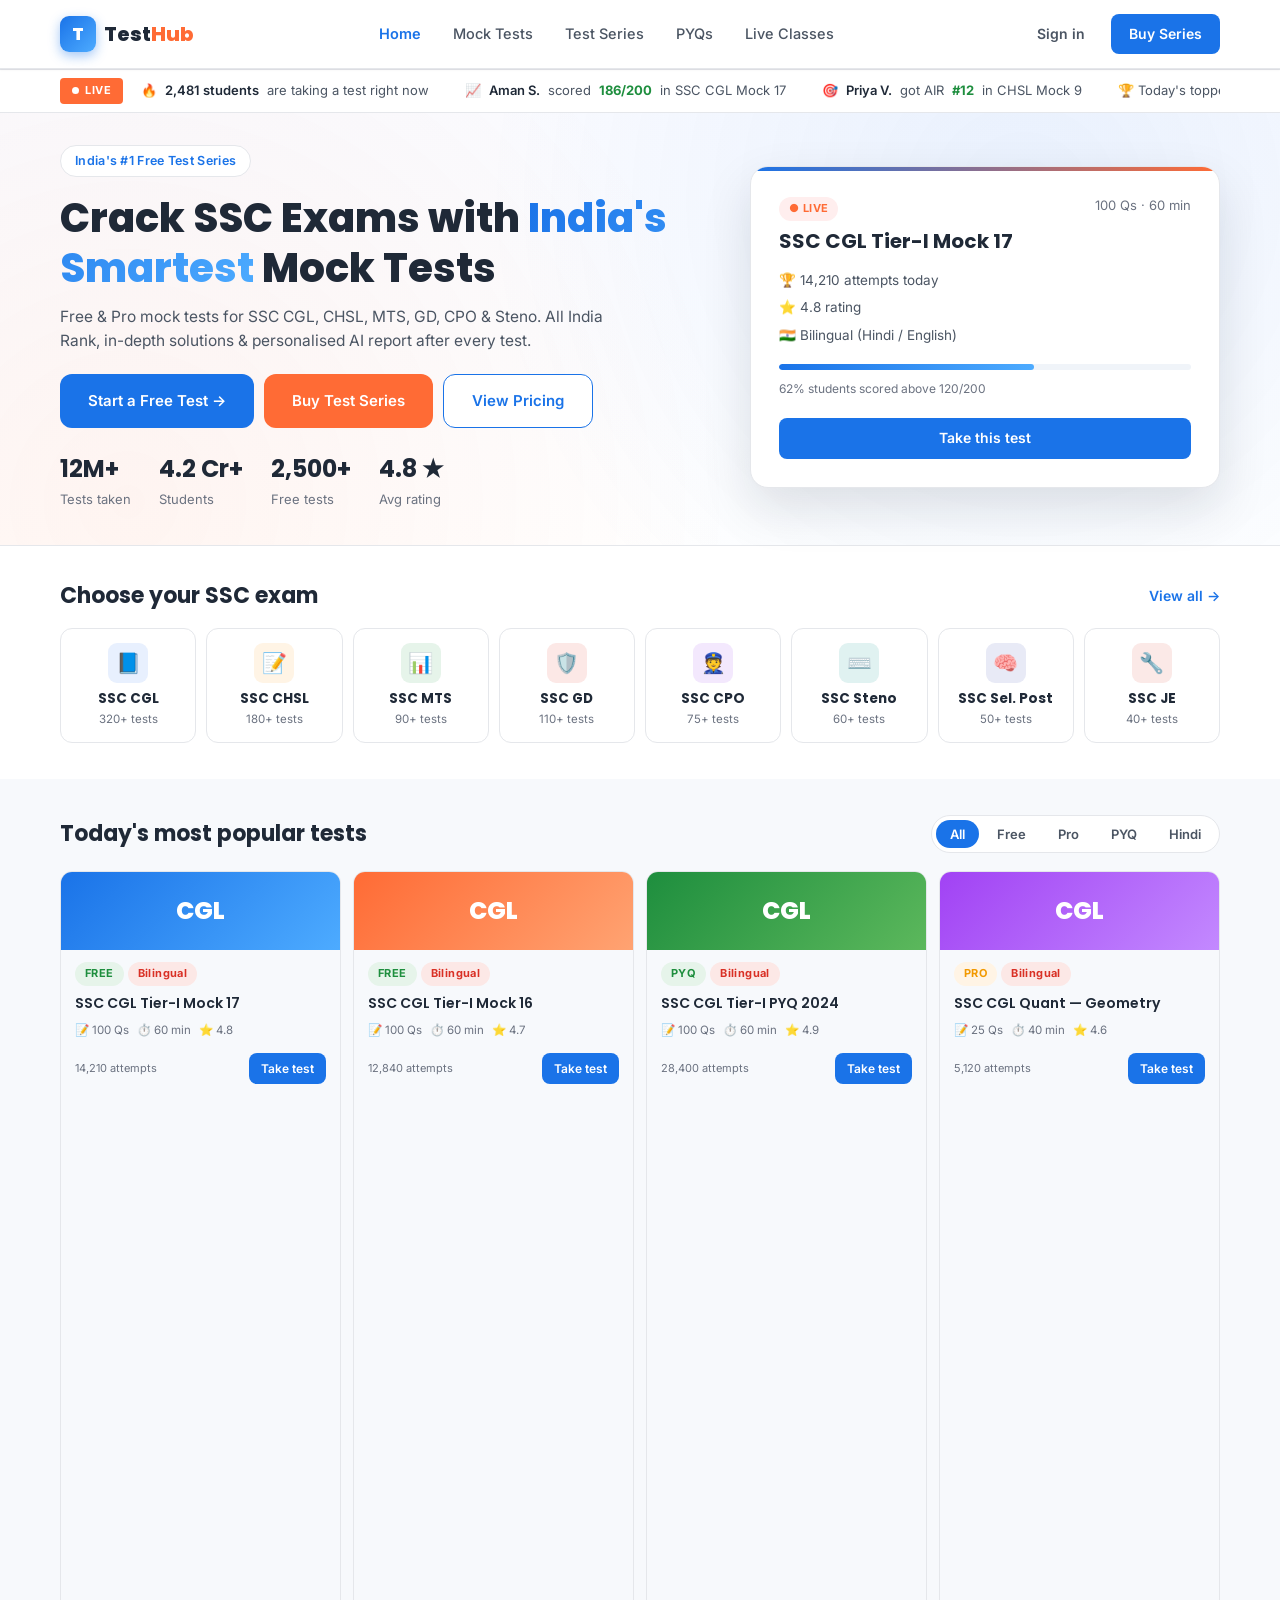
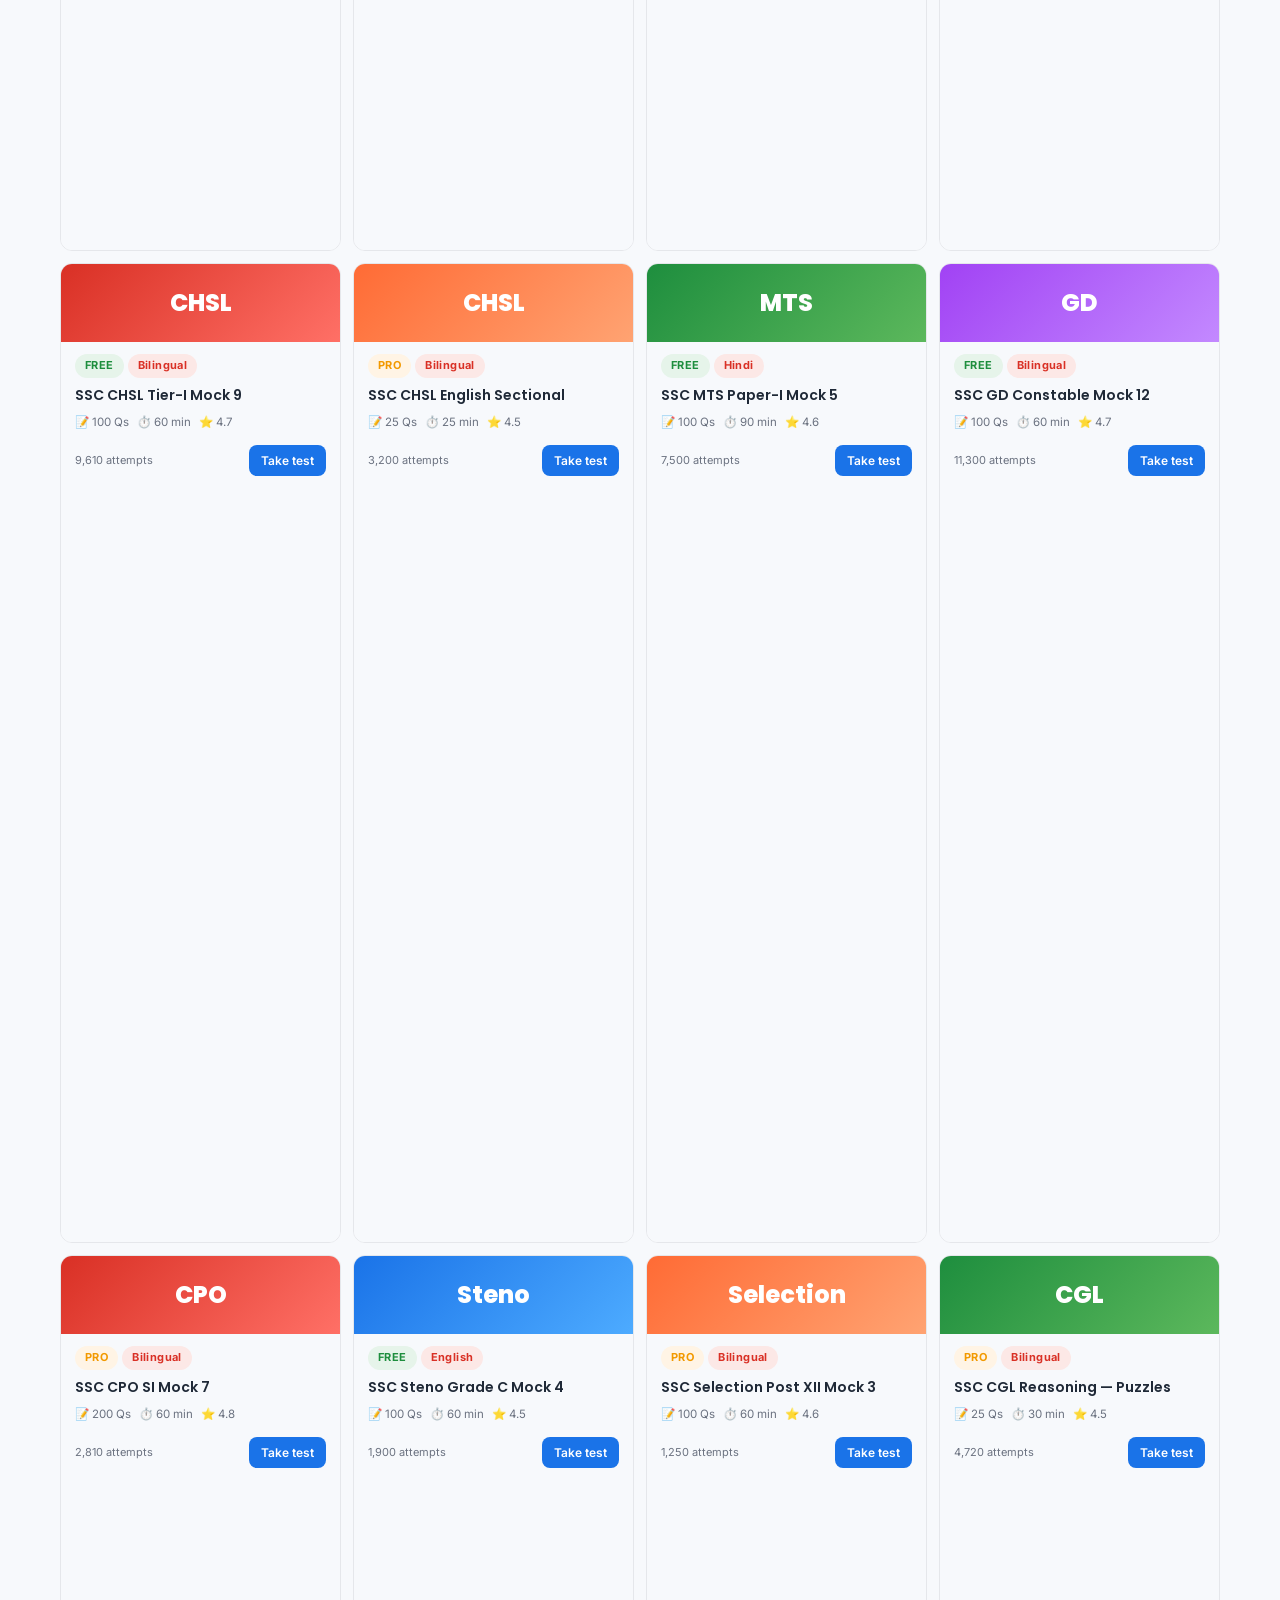
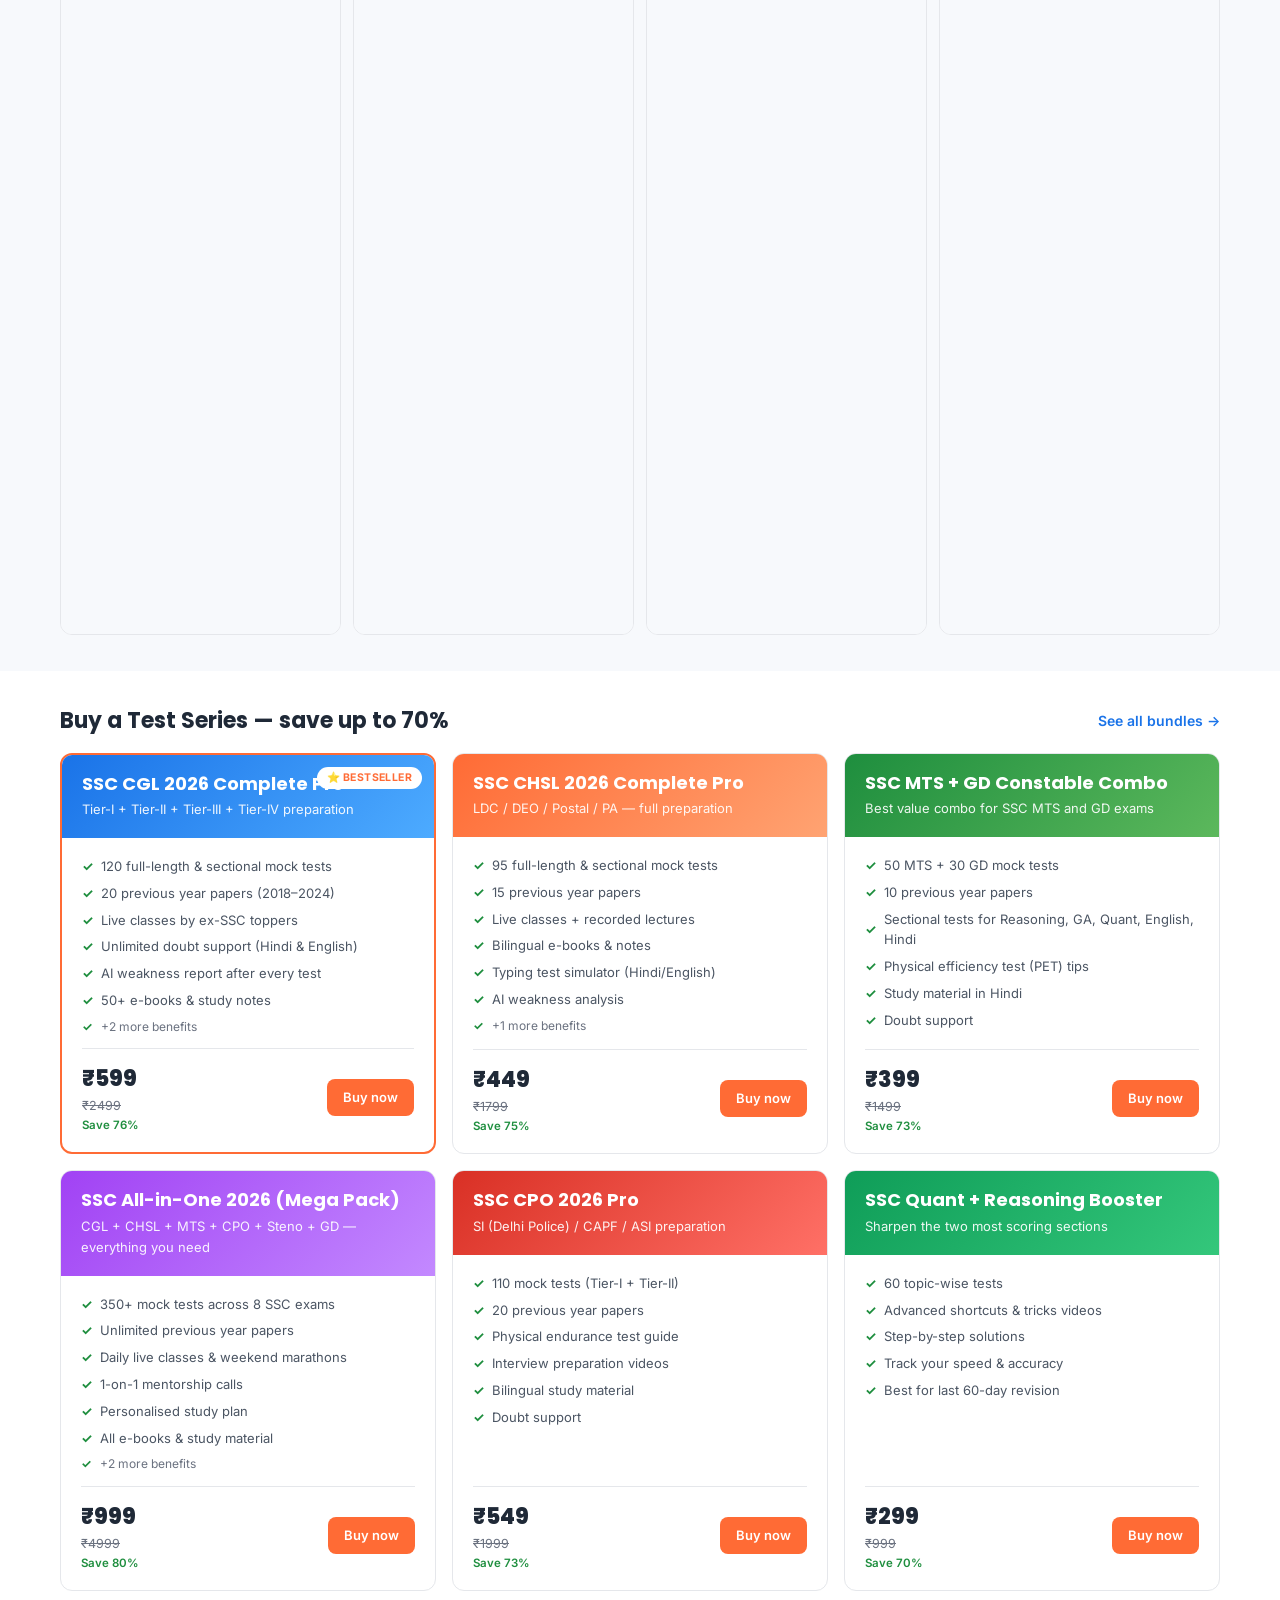
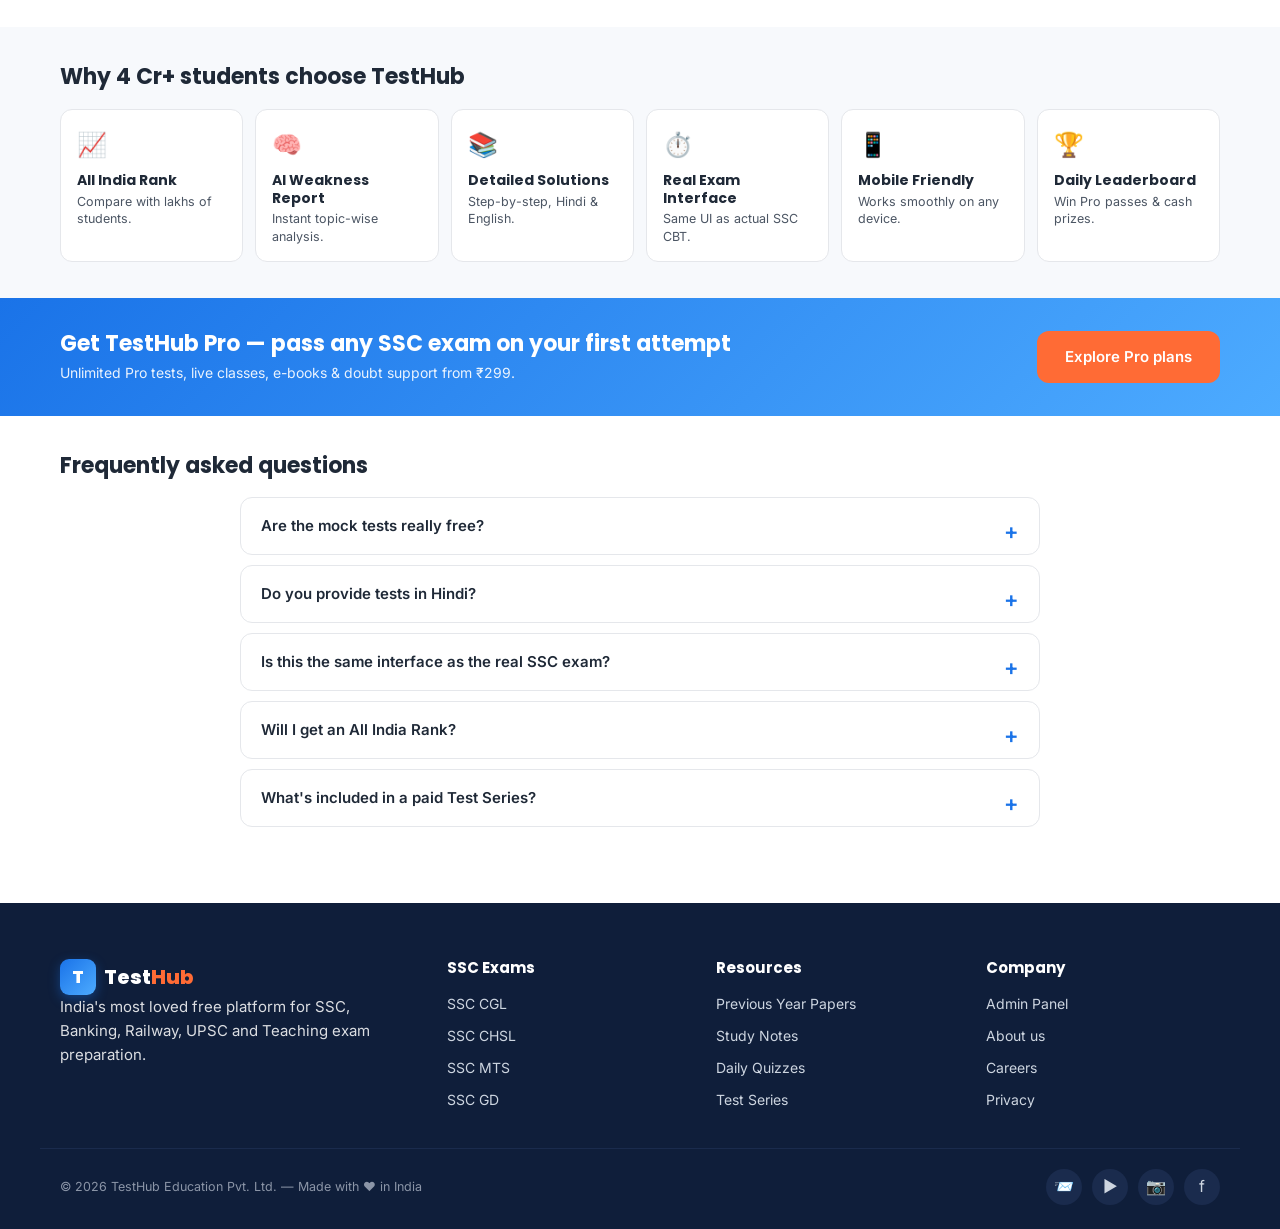
<file: index.html>
<!DOCTYPE html>
<html lang="en">
<head>
<meta charset="UTF-8" />
<meta name="viewport" content="width=device-width, initial-scale=1.0" />
<title>TestHub — SSC Exam Mock Tests, Free Practice & PYQs</title>
<meta name="description" content="Free SSC CGL, CHSL, MTS, GD mock tests with instant results, detailed analysis, and previous year papers. Best test series for SSC exams." />
<link rel="preconnect" href="https://fonts.googleapis.com" />
<link rel="preconnect" href="https://fonts.gstatic.com" crossorigin />
<link href="https://fonts.googleapis.com/css2?family=Inter:wght@400;500;600;700;800&family=Poppins:wght@500;600;700;800&display=swap" rel="stylesheet" />
<link rel="stylesheet" href="assets/css/style.css" />
</head>
<body>

<header class="topbar">
  <div class="container topbar-inner">
    <a href="index.html" class="logo">
      <span class="logo-mark">T</span>
      <span class="logo-text">Test<span class="accent">Hub</span></span>
    </a>
    <nav class="main-nav">
      <a href="index.html" class="active">Home</a>
      <a href="tests.html">Mock Tests</a>
      <a href="series.html">Test Series</a>
      <a href="#">PYQs</a>
      <a href="#">Live Classes</a>
    </nav>
    <div class="topbar-actions">
      <button class="btn btn-ghost">Sign in</button>
      <a href="series.html" class="btn btn-primary">Buy Series</a>
    </div>
    <button class="hamburger" id="hamburger" aria-label="Menu">☰</button>
  </div>
</header>

<!-- LIVE TICKER -->
<div class="ticker">
  <div class="container ticker-inner">
    <div class="ticker-label">LIVE</div>
    <div class="ticker-track">
      <div class="ticker-item">🔥 <strong>2,481 students</strong> are taking a test right now</div>
      <div class="ticker-item">📈 <strong>Aman S.</strong> scored <span class="num">186/200</span> in SSC CGL Mock 17</div>
      <div class="ticker-item">🎯 <strong>Priya V.</strong> got AIR <span class="num">#12</span> in CHSL Mock 9</div>
      <div class="ticker-item">🏆 Today's topper: <strong>Rohit K.</strong> — <span class="num">192/200</span></div>
      <div class="ticker-item">🆕 New: <strong>SSC CGL Tier-I Mock 18</strong> is now live</div>
    </div>
  </div>
</div>

<!-- HERO -->
<section class="hero">
  <div class="container hero-grid">
    <div class="hero-text">
      <span class="eyebrow">India's #1 Free Test Series</span>
      <h1>Crack SSC Exams with <span class="hl">India's Smartest</span> Mock Tests</h1>
      <p class="lead">Free &amp; Pro mock tests for SSC CGL, CHSL, MTS, GD, CPO &amp; Steno. All India Rank, in-depth solutions &amp; personalised AI report after every test.</p>
      <div class="hero-cta">
        <a href="tests.html" class="btn btn-primary btn-lg">Start a Free Test →</a>
        <a href="series.html" class="btn btn-accent btn-lg">Buy Test Series</a>
        <a href="buy.html" class="btn btn-outline btn-lg">View Pricing</a>
      </div>
      <div class="hero-stats">
        <div><strong>12M+</strong><span>Tests taken</span></div>
        <div><strong>4.2 Cr+</strong><span>Students</span></div>
        <div><strong>2,500+</strong><span>Free tests</span></div>
        <div><strong>4.8 ★</strong><span>Avg rating</span></div>
      </div>
    </div>
    <div class="hero-card">
      <div class="card-head">
        <div>
          <span class="pill pill-live">● LIVE</span>
          <h3>SSC CGL Tier-I Mock 17</h3>
        </div>
        <span class="muted">100 Qs · 60 min</span>
      </div>
      <ul class="card-meta">
        <li>🏆 14,210 attempts today</li>
        <li>⭐ 4.8 rating</li>
        <li>🇮🇳 Bilingual (Hindi / English)</li>
      </ul>
      <div class="card-progress">
        <div class="bar"><span style="width:62%"></span></div>
        <small>62% students scored above 120/200</small>
      </div>
      <a href="test.html" class="btn btn-primary btn-block">Take this test</a>
    </div>
  </div>
</section>

<!-- CATEGORIES -->
<section class="section">
  <div class="container">
    <div class="section-head">
      <h2>Choose your SSC exam</h2>
      <a href="tests.html" class="link">View all →</a>
    </div>
    <div class="cat-grid">
      <a class="cat-card" href="tests.html?exam=cgl">
        <div class="cat-icon" style="background:#e8f0fe;color:#1a73e8">📘</div>
        <h4>SSC CGL</h4>
        <p>320+ tests</p>
      </a>
      <a class="cat-card" href="tests.html?exam=chsl">
        <div class="cat-icon" style="background:#fff4e5;color:#f29900">📝</div>
        <h4>SSC CHSL</h4>
        <p>180+ tests</p>
      </a>
      <a class="cat-card" href="tests.html?exam=mts">
        <div class="cat-icon" style="background:#e6f4ea;color:#1e8e3e">📊</div>
        <h4>SSC MTS</h4>
        <p>90+ tests</p>
      </a>
      <a class="cat-card" href="tests.html?exam=gd">
        <div class="cat-icon" style="background:#fce8e6;color:#d93025">🛡️</div>
        <h4>SSC GD</h4>
        <p>110+ tests</p>
      </a>
      <a class="cat-card" href="tests.html?exam=cpo">
        <div class="cat-icon" style="background:#f3e8fd;color:#a142f4">👮</div>
        <h4>SSC CPO</h4>
        <p>75+ tests</p>
      </a>
      <a class="cat-card" href="tests.html?exam=steno">
        <div class="cat-icon" style="background:#e0f2f1;color:#0f9d58">⌨️</div>
        <h4>SSC Steno</h4>
        <p>60+ tests</p>
      </a>
      <a class="cat-card" href="tests.html?exam=sel">
        <div class="cat-icon" style="background:#e8eaf6;color:#3f51b5">🧠</div>
        <h4>SSC Sel. Post</h4>
        <p>50+ tests</p>
      </a>
      <a class="cat-card" href="tests.html?exam=je">
        <div class="cat-icon" style="background:#fbe9e7;color:#ff5722">🔧</div>
        <h4>SSC JE</h4>
        <p>40+ tests</p>
      </a>
    </div>
  </div>
</section>

<!-- FEATURED TESTS -->
<section class="section section-alt">
  <div class="container">
    <div class="section-head">
      <h2>Today's most popular tests</h2>
      <div class="filter-tabs">
        <button class="tab active" data-tab="all">All</button>
        <button class="tab" data-tab="free">Free</button>
        <button class="tab" data-tab="pro">Pro</button>
        <button class="tab" data-tab="pyq">PYQ</button>
        <button class="tab" data-tab="hindi">Hindi</button>
      </div>
    </div>
    <div class="test-grid" id="featuredGrid"></div>
  </div>
</section>

<!-- TEST SERIES BUNDLES -->
<section class="section">
  <div class="container">
    <div class="section-head">
      <h2>Buy a Test Series — save up to 70%</h2>
      <a href="series.html" class="link">See all bundles →</a>
    </div>
    <div class="series-grid" id="seriesGrid"></div>
  </div>
</section>

<!-- WHY US -->
<section class="section section-alt">
  <div class="container">
    <div class="section-head">
      <h2>Why 4 Cr+ students choose TestHub</h2>
    </div>
    <div class="feat-grid">
      <div class="feat">
        <div class="feat-icon">📈</div>
        <h4>All India Rank</h4>
        <p>Compare with lakhs of students.</p>
      </div>
      <div class="feat">
        <div class="feat-icon">🧠</div>
        <h4>AI Weakness Report</h4>
        <p>Instant topic-wise analysis.</p>
      </div>
      <div class="feat">
        <div class="feat-icon">📚</div>
        <h4>Detailed Solutions</h4>
        <p>Step-by-step, Hindi &amp; English.</p>
      </div>
      <div class="feat">
        <div class="feat-icon">⏱️</div>
        <h4>Real Exam Interface</h4>
        <p>Same UI as actual SSC CBT.</p>
      </div>
      <div class="feat">
        <div class="feat-icon">📱</div>
        <h4>Mobile Friendly</h4>
        <p>Works smoothly on any device.</p>
      </div>
      <div class="feat">
        <div class="feat-icon">🏆</div>
        <h4>Daily Leaderboard</h4>
        <p>Win Pro passes &amp; cash prizes.</p>
      </div>
    </div>
  </div>
</section>

<!-- BANNER -->
<section class="banner">
  <div class="container banner-inner">
    <div>
      <h2>Get TestHub Pro — pass any SSC exam on your first attempt</h2>
      <p>Unlimited Pro tests, live classes, e-books &amp; doubt support from ₹299.</p>
    </div>
    <a href="series.html" class="btn btn-accent btn-lg">Explore Pro plans</a>
  </div>
</section>

<!-- FAQ -->
<section class="section">
  <div class="container">
    <div class="section-head"><h2>Frequently asked questions</h2></div>
    <div class="faq">
      <details><summary>Are the mock tests really free?</summary><p>Yes — over 2,500 mock tests, including full-length previous year papers, are 100% free. Pro adds more advanced tests, live classes and doubt support.</p></details>
      <details><summary>Do you provide tests in Hindi?</summary><p>Absolutely. Every SSC test on TestHub is available in both English and Hindi.</p></details>
      <details><summary>Is this the same interface as the real SSC exam?</summary><p>Yes. We replicate the SSC CBT interface — palette, timer, marking scheme, section navigation.</p></details>
      <details><summary>Will I get an All India Rank?</summary><p>Yes. You instantly get a percentile, AIR and topic-wise breakdown against all TestHub aspirants.</p></details>
      <details><summary>What's included in a paid Test Series?</summary><p>Mock tests, PYQs, live classes, e-books, AI reports and doubt support — varies by plan. See the <a href="series.html">Test Series</a> page for details.</p></details>
    </div>
  </div>
</section>

<footer class="footer">
  <div class="container footer-grid">
    <div>
      <a href="index.html" class="logo logo-light">
        <span class="logo-mark">T</span>
        <span class="logo-text">Test<span class="accent">Hub</span></span>
      </a>
      <p class="muted-light">India's most loved free platform for SSC, Banking, Railway, UPSC and Teaching exam preparation.</p>
    </div>
    <div>
      <h5>SSC Exams</h5>
      <ul>
        <li><a href="#">SSC CGL</a></li>
        <li><a href="#">SSC CHSL</a></li>
        <li><a href="#">SSC MTS</a></li>
        <li><a href="#">SSC GD</a></li>
      </ul>
    </div>
    <div>
      <h5>Resources</h5>
      <ul>
        <li><a href="#">Previous Year Papers</a></li>
        <li><a href="#">Study Notes</a></li>
        <li><a href="#">Daily Quizzes</a></li>
        <li><a href="series.html">Test Series</a></li>
      </ul>
    </div>
    <div>
      <h5>Company</h5>
      <ul>
        <li><a href="admin.html">Admin Panel</a></li>
        <li><a href="#">About us</a></li>
        <li><a href="#">Careers</a></li>
        <li><a href="#">Privacy</a></li>
      </ul>
    </div>
  </div>
  <div class="container footer-bottom">
    <small>© 2026 TestHub Education Pvt. Ltd. — Made with ❤ in India</small>
    <div class="socials">
      <a href="#" aria-label="Telegram">📨</a>
      <a href="#" aria-label="YouTube">▶</a>
      <a href="#" aria-label="Instagram">📷</a>
      <a href="#" aria-label="Facebook">f</a>
    </div>
  </div>
</footer>

<script src="assets/js/data.js"></script>
<script src="assets/js/app.js"></script>
</body>
</html>
</file>
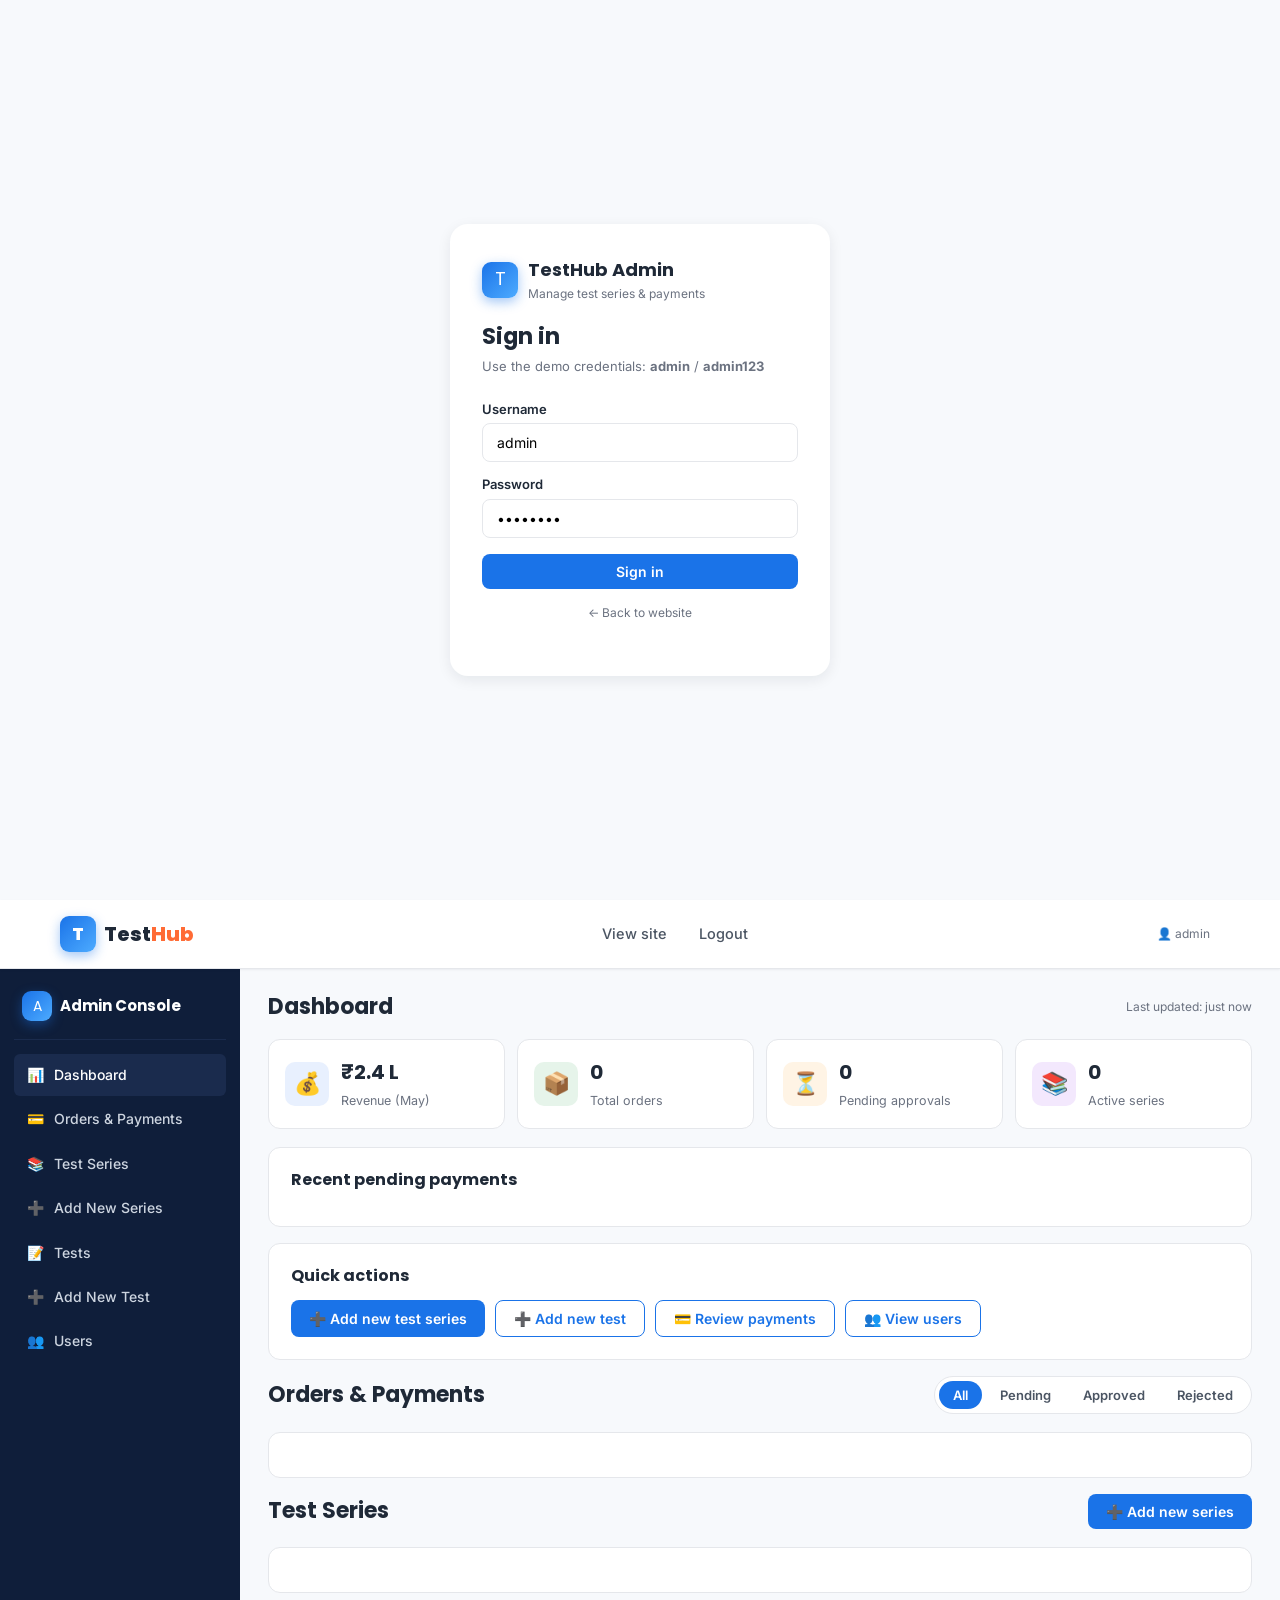
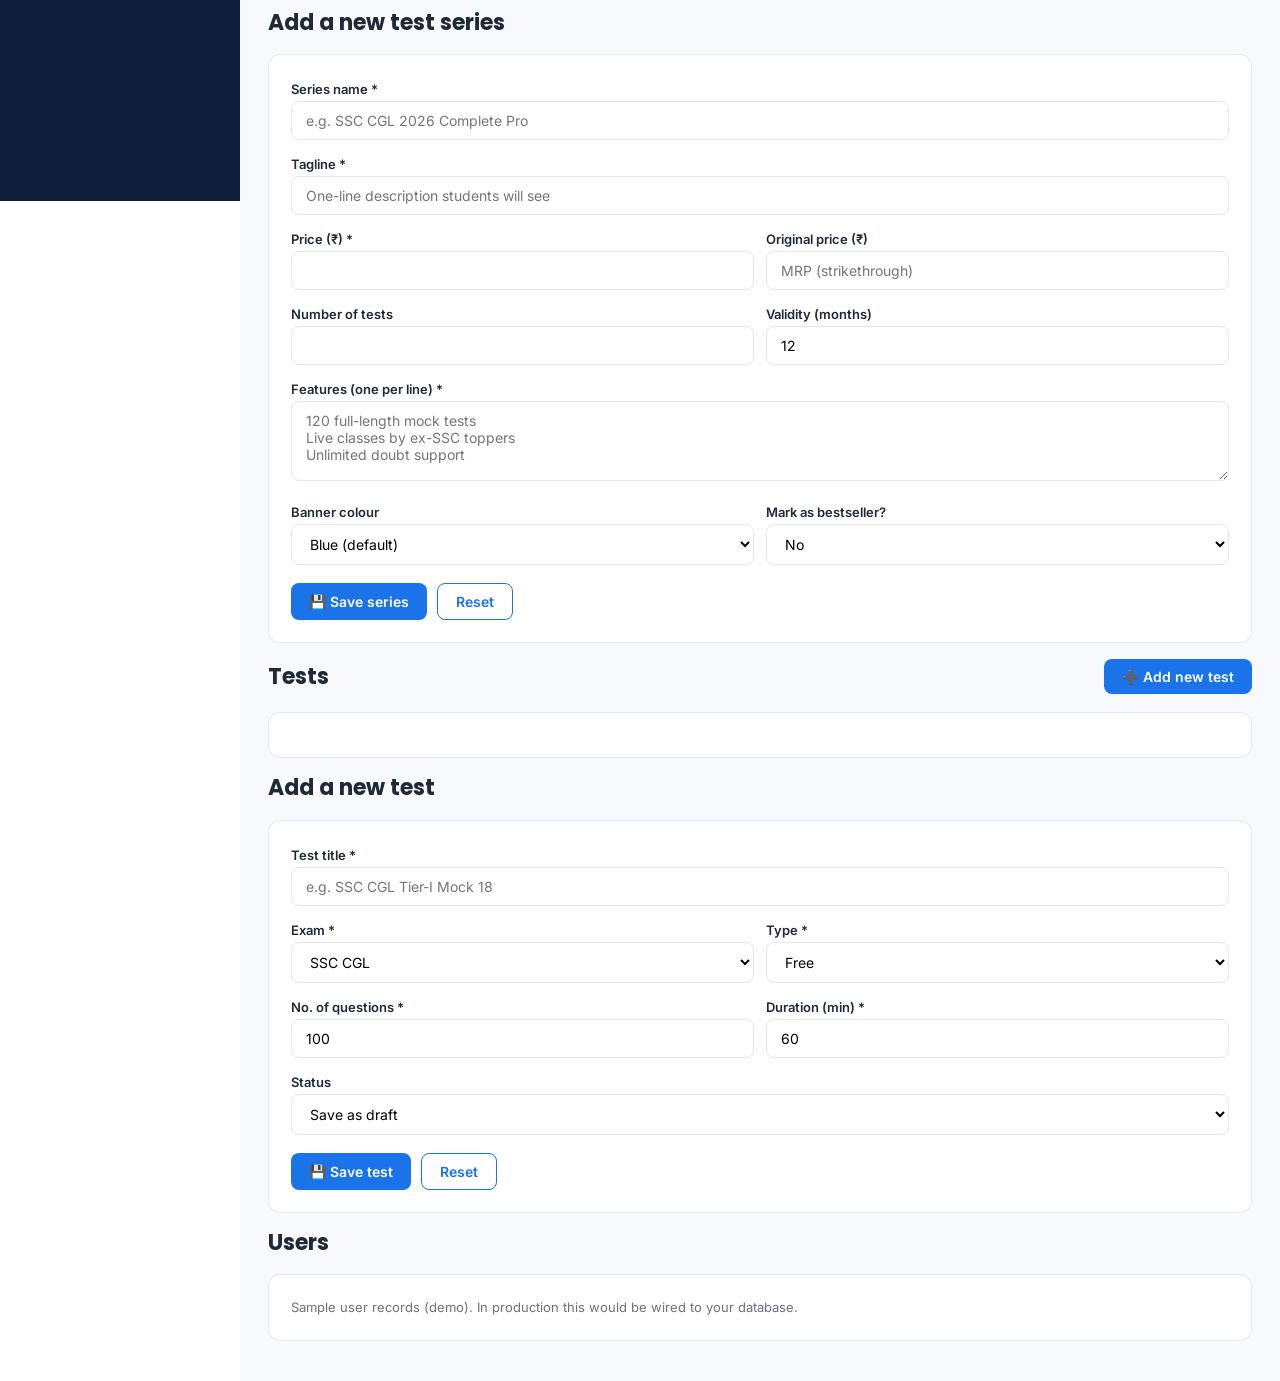
<file: admin.html>
<!DOCTYPE html>
<html lang="en">
<head>
<meta charset="UTF-8" />
<meta name="viewport" content="width=device-width, initial-scale=1.0" />
<title>Admin Panel · TestHub</title>
<link rel="preconnect" href="https://fonts.googleapis.com" />
<link rel="preconnect" href="https://fonts.gstatic.com" crossorigin />
<link href="https://fonts.googleapis.com/css2?family=Inter:wght@400;500;600;700;800&family=Poppins:wght@500;600;700;800&display=swap" rel="stylesheet" />
<link rel="stylesheet" href="assets/css/style.css" />
</head>
<body>

<!-- LOGIN VIEW -->
<div id="loginView" class="login-shell">
  <div class="login-card">
    <div style="display:flex;align-items:center;gap:10px;margin-bottom:18px">
      <span class="logo-mark">T</span>
      <div>
        <strong style="font-family:'Poppins',sans-serif;font-size:18px">TestHub Admin</strong>
        <div class="muted small">Manage test series &amp; payments</div>
      </div>
    </div>
    <h2>Sign in</h2>
    <p class="muted">Use the demo credentials: <strong>admin</strong> / <strong>admin123</strong></p>
    <label style="display:block;font-size:13px;font-weight:600;margin:12px 0 4px">Username</label>
    <input class="input" id="adminUser" value="admin" />
    <label style="display:block;font-size:13px;font-weight:600;margin:12px 0 4px">Password</label>
    <input class="input" id="adminPass" type="password" value="admin123" />
    <button class="btn btn-primary btn-block" id="loginBtn">Sign in</button>
    <p class="muted small" style="text-align:center;margin-top:14px"><a href="index.html">← Back to website</a></p>
  </div>
</div>

<!-- ADMIN DASHBOARD -->
<div id="adminView" class="hidden">
  <header class="topbar">
    <div class="container topbar-inner">
      <a href="index.html" class="logo">
        <span class="logo-mark">T</span>
        <span class="logo-text">Test<span class="accent">Hub</span></span>
      </a>
      <nav class="main-nav">
        <a href="index.html">View site</a>
        <a href="#" id="logoutBtn">Logout</a>
      </nav>
      <div class="topbar-actions">
        <span class="muted small" style="margin-right:10px">👤 admin</span>
      </div>
    </div>
  </header>

  <div class="admin-shell">
    <aside class="admin-side">
      <div class="admin-brand">
        <span class="logo-mark" style="width:30px;height:30px;font-size:14px">A</span>
        <strong>Admin Console</strong>
      </div>
      <a href="#" class="active" data-view="dash"><span class="ico">📊</span> Dashboard</a>
      <a href="#" data-view="orders"><span class="ico">💳</span> Orders &amp; Payments</a>
      <a href="#" data-view="series"><span class="ico">📚</span> Test Series</a>
      <a href="#" data-view="addSeries"><span class="ico">➕</span> Add New Series</a>
      <a href="#" data-view="tests"><span class="ico">📝</span> Tests</a>
      <a href="#" data-view="addTest"><span class="ico">➕</span> Add New Test</a>
      <a href="#" data-view="users"><span class="ico">👥</span> Users</a>
    </aside>

    <main class="admin-main">
      <!-- DASHBOARD -->
      <div data-panel="dash">
        <div class="admin-head">
          <h1>Dashboard</h1>
          <span class="muted small">Last updated: just now</span>
        </div>
        <div class="admin-stats">
          <div class="admin-stat"><div class="ico" style="background:#e8f0fe;color:#1a73e8">💰</div><div><strong>₹2.4 L</strong><span>Revenue (May)</span></div></div>
          <div class="admin-stat"><div class="ico" style="background:#e6f4ea;color:#1e8e3e">📦</div><div><strong id="statOrders">0</strong><span>Total orders</span></div></div>
          <div class="admin-stat"><div class="ico" style="background:#fff4e5;color:#f29900">⏳</div><div><strong id="statPending">0</strong><span>Pending approvals</span></div></div>
          <div class="admin-stat"><div class="ico" style="background:#f3e8fd;color:#a142f4">📚</div><div><strong id="statSeries">0</strong><span>Active series</span></div></div>
        </div>

        <div class="admin-card">
          <h3>Recent pending payments</h3>
          <div style="overflow-x:auto"><table class="table" id="dashPending"></table></div>
        </div>

        <div class="admin-card">
          <h3>Quick actions</h3>
          <div style="display:flex;gap:10px;flex-wrap:wrap">
            <button class="btn btn-primary" data-go="addSeries">➕ Add new test series</button>
            <button class="btn btn-outline" data-go="addTest">➕ Add new test</button>
            <button class="btn btn-outline" data-go="orders">💳 Review payments</button>
            <button class="btn btn-outline" data-go="users">👥 View users</button>
          </div>
        </div>
      </div>

      <!-- ORDERS -->
      <div data-panel="orders" class="hidden">
        <div class="admin-head">
          <h1>Orders &amp; Payments</h1>
          <div class="filter-tabs">
            <button class="tab active" data-filter="all">All</button>
            <button class="tab" data-filter="pending">Pending</button>
            <button class="tab" data-filter="approved">Approved</button>
            <button class="tab" data-filter="rejected">Rejected</button>
          </div>
        </div>
        <div class="admin-card">
          <div style="overflow-x:auto"><table class="table" id="ordersTable"></table></div>
        </div>
      </div>

      <!-- SERIES LIST -->
      <div data-panel="series" class="hidden">
        <div class="admin-head">
          <h1>Test Series</h1>
          <button class="btn btn-primary" data-go="addSeries">➕ Add new series</button>
        </div>
        <div class="admin-card">
          <div style="overflow-x:auto"><table class="table" id="seriesTable"></table></div>
        </div>
      </div>

      <!-- ADD SERIES FORM -->
      <div data-panel="addSeries" class="hidden">
        <div class="admin-head">
          <h1 id="seriesFormTitle">Add a new test series</h1>
          <span class="muted small" id="seriesFormId"></span>
        </div>
        <form class="admin-card" id="seriesForm">
          <input type="hidden" id="seriesEditId" />
          <div class="form-grid">
            <div class="full">
              <label style="font-size:13px;font-weight:600">Series name *</label>
              <input class="input" id="sf_name" required placeholder="e.g. SSC CGL 2026 Complete Pro" />
            </div>
            <div class="full">
              <label style="font-size:13px;font-weight:600">Tagline *</label>
              <input class="input" id="sf_tagline" required placeholder="One-line description students will see" />
            </div>
            <div>
              <label style="font-size:13px;font-weight:600">Price (₹) *</label>
              <input class="input" id="sf_price" type="number" min="0" required />
            </div>
            <div>
              <label style="font-size:13px;font-weight:600">Original price (₹)</label>
              <input class="input" id="sf_original" type="number" min="0" placeholder="MRP (strikethrough)" />
            </div>
            <div>
              <label style="font-size:13px;font-weight:600">Number of tests</label>
              <input class="input" id="sf_tests" type="number" min="1" />
            </div>
            <div>
              <label style="font-size:13px;font-weight:600">Validity (months)</label>
              <input class="input" id="sf_validity" type="number" min="1" value="12" />
            </div>
            <div class="full">
              <label style="font-size:13px;font-weight:600">Features (one per line) *</label>
              <textarea class="input" id="sf_features" required placeholder="120 full-length mock tests&#10;Live classes by ex-SSC toppers&#10;Unlimited doubt support"></textarea>
            </div>
            <div>
              <label style="font-size:13px;font-weight:600">Banner colour</label>
              <select class="input" id="sf_banner">
                <option value="">Blue (default)</option>
                <option value="b1">Orange</option>
                <option value="b2">Green</option>
                <option value="b3">Purple</option>
                <option value="b4">Red</option>
                <option value="b5">Teal</option>
              </select>
            </div>
            <div>
              <label style="font-size:13px;font-weight:600">Mark as bestseller?</label>
              <select class="input" id="sf_bestseller">
                <option value="no">No</option>
                <option value="yes">Yes</option>
              </select>
            </div>
          </div>
          <div style="display:flex;gap:10px;margin-top:18px">
            <button type="submit" class="btn btn-primary">💾 Save series</button>
            <button type="reset" class="btn btn-outline">Reset</button>
          </div>
        </form>
      </div>

      <!-- TESTS -->
      <div data-panel="tests" class="hidden">
        <div class="admin-head">
          <h1>Tests</h1>
          <button class="btn btn-primary" data-go="addTest">➕ Add new test</button>
        </div>
        <div class="admin-card">
          <div style="overflow-x:auto"><table class="table" id="testsTable"></table></div>
        </div>
      </div>

      <!-- ADD TEST -->
      <div data-panel="addTest" class="hidden">
        <div class="admin-head"><h1>Add a new test</h1></div>
        <form class="admin-card" id="testForm">
          <div class="form-grid">
            <div class="full">
              <label style="font-size:13px;font-weight:600">Test title *</label>
              <input class="input" id="tf_title" required placeholder="e.g. SSC CGL Tier-I Mock 18" />
            </div>
            <div>
              <label style="font-size:13px;font-weight:600">Exam *</label>
              <select class="input" id="tf_exam">
                <option>SSC CGL</option><option>SSC CHSL</option><option>SSC MTS</option>
                <option>SSC GD</option><option>SSC CPO</option><option>SSC Steno</option>
                <option>SSC Selection Post</option><option>SSC JE</option>
              </select>
            </div>
            <div>
              <label style="font-size:13px;font-weight:600">Type *</label>
              <select class="input" id="tf_type">
                <option value="free">Free</option><option value="pro">Pro</option>
                <option value="pyq">Previous Year</option>
              </select>
            </div>
            <div>
              <label style="font-size:13px;font-weight:600">No. of questions *</label>
              <input class="input" id="tf_qs" type="number" value="100" min="1" />
            </div>
            <div>
              <label style="font-size:13px;font-weight:600">Duration (min) *</label>
              <input class="input" id="tf_duration" type="number" value="60" min="1" />
            </div>
            <div class="full">
              <label style="font-size:13px;font-weight:600">Status</label>
              <select class="input" id="tf_status">
                <option value="draft">Save as draft</option>
                <option value="published">Publish immediately</option>
              </select>
            </div>
          </div>
          <div style="display:flex;gap:10px;margin-top:18px">
            <button type="submit" class="btn btn-primary">💾 Save test</button>
            <button type="reset" class="btn btn-outline">Reset</button>
          </div>
        </form>
      </div>

      <!-- USERS -->
      <div data-panel="users" class="hidden">
        <div class="admin-head"><h1>Users</h1></div>
        <div class="admin-card">
          <p class="muted">Sample user records (demo). In production this would be wired to your database.</p>
          <div style="overflow-x:auto"><table class="table" id="usersTable"></table></div>
        </div>
      </div>
    </main>
  </div>
</div>

<script src="assets/js/data.js"></script>
<script src="assets/js/app.js"></script>
<script>
  document.addEventListener('DOMContentLoaded', App.initAdmin);
</script>
</body>
</html>
</file>
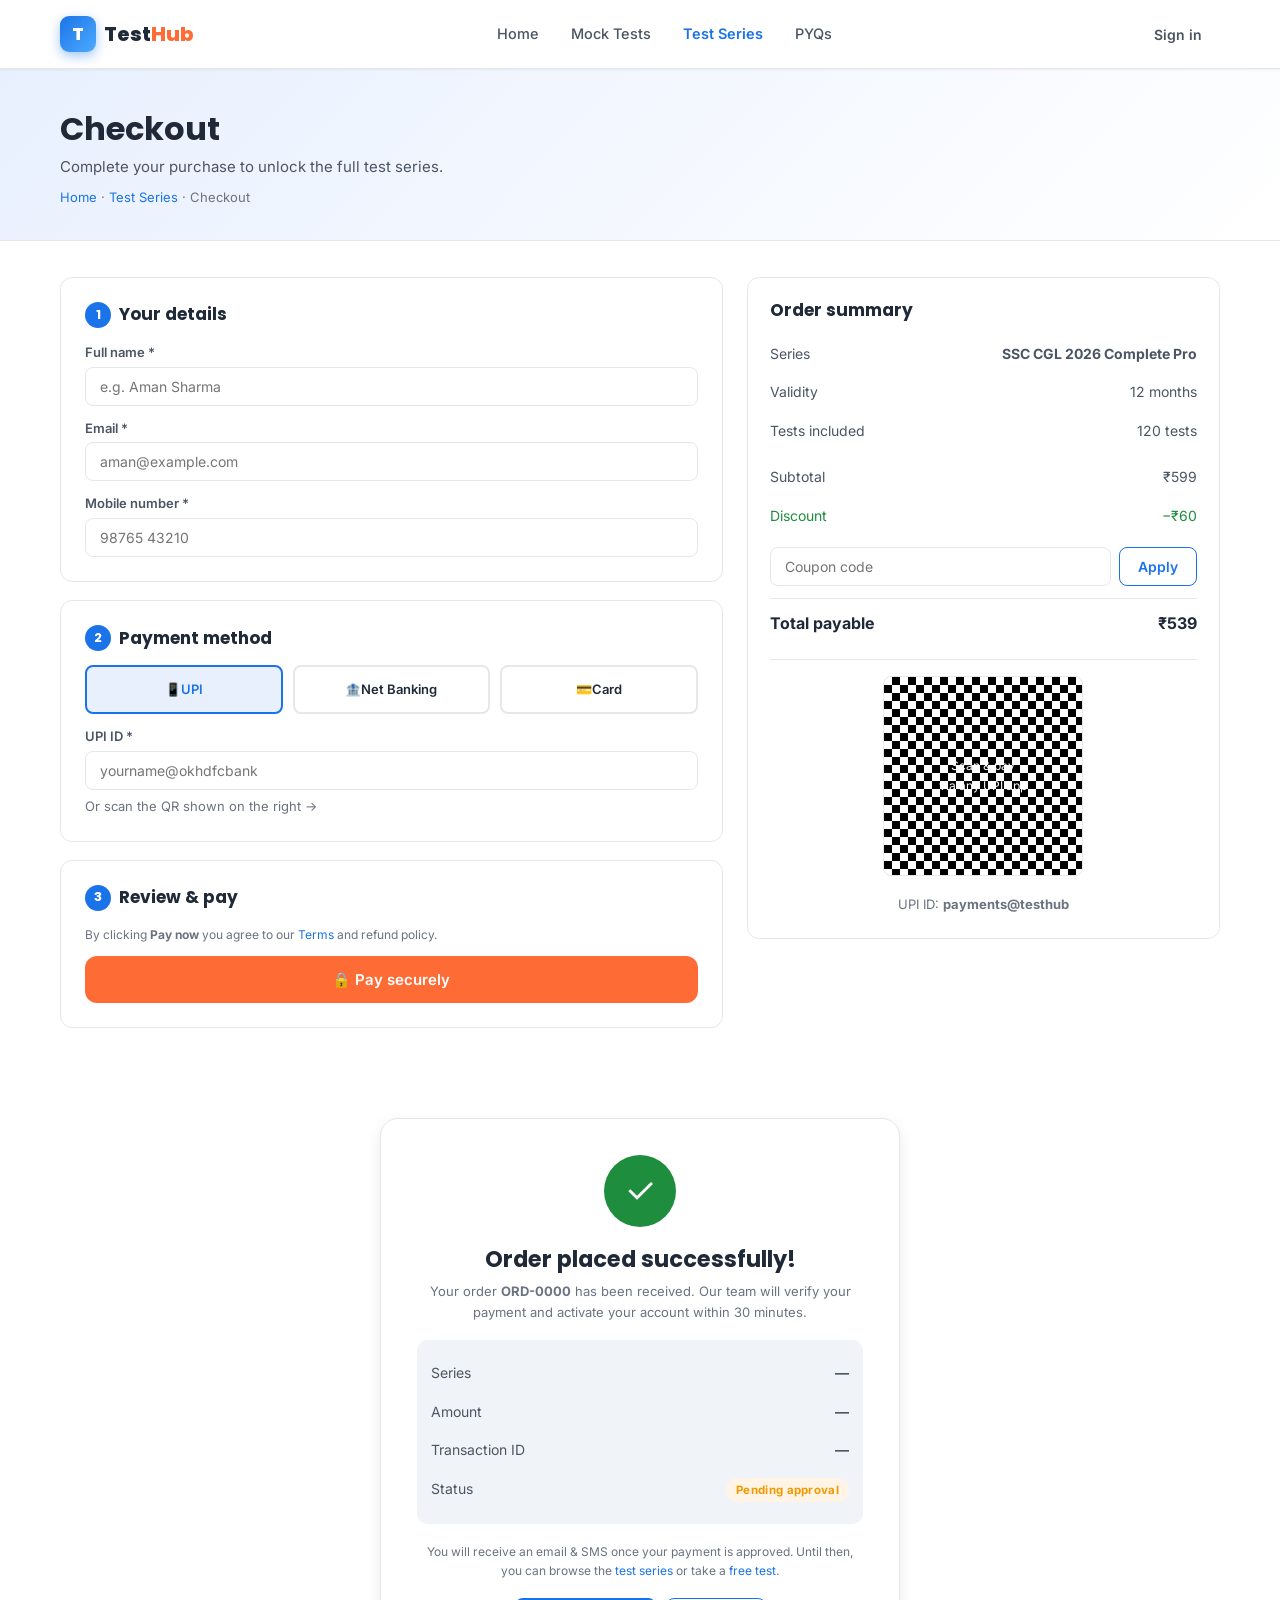
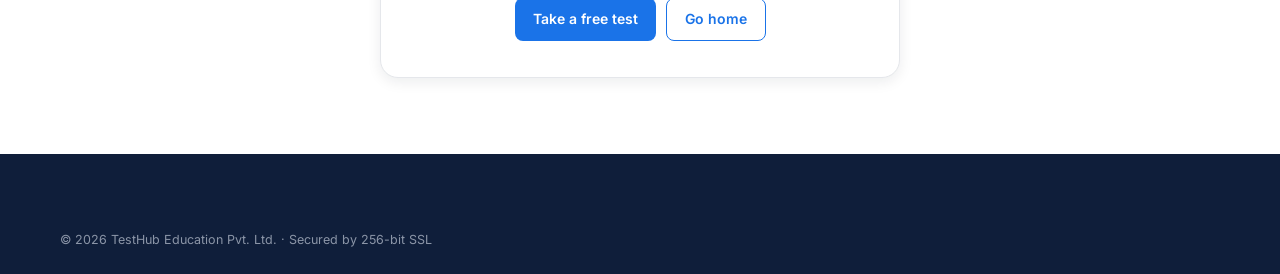
<file: buy.html>
<!DOCTYPE html>
<html lang="en">
<head>
<meta charset="UTF-8" />
<meta name="viewport" content="width=device-width, initial-scale=1.0" />
<title>Buy Test Series · TestHub</title>
<link rel="preconnect" href="https://fonts.googleapis.com" />
<link rel="preconnect" href="https://fonts.gstatic.com" crossorigin />
<link href="https://fonts.googleapis.com/css2?family=Inter:wght@400;500;600;700;800&family=Poppins:wght@500;600;700;800&display=swap" rel="stylesheet" />
<link rel="stylesheet" href="assets/css/style.css" />
</head>
<body>

<header class="topbar">
  <div class="container topbar-inner">
    <a href="index.html" class="logo">
      <span class="logo-mark">T</span>
      <span class="logo-text">Test<span class="accent">Hub</span></span>
    </a>
    <nav class="main-nav">
      <a href="index.html">Home</a>
      <a href="tests.html">Mock Tests</a>
      <a href="series.html" class="active">Test Series</a>
      <a href="#">PYQs</a>
    </nav>
    <div class="topbar-actions">
      <button class="btn btn-ghost">Sign in</button>
    </div>
  </div>
</header>

<section class="page-head">
  <div class="container">
    <h1>Checkout</h1>
    <p>Complete your purchase to unlock the full test series.</p>
    <div class="breadcrumb"><a href="index.html">Home</a> · <a href="series.html">Test Series</a> · <span>Checkout</span></div>
  </div>
</section>

<section class="section" id="checkoutView">
  <div class="container buy-layout">
    <div>
      <!-- STEP 1: account -->
      <div class="checkout-card">
        <h3><span class="num">1</span> Your details</h3>
        <label>Full name *</label>
        <input class="input" id="buyerName" placeholder="e.g. Aman Sharma" />
        <label>Email *</label>
        <input class="input" id="buyerEmail" type="email" placeholder="aman@example.com" />
        <label>Mobile number *</label>
        <input class="input" id="buyerPhone" type="tel" placeholder="98765 43210" />
      </div>

      <!-- STEP 2: payment method -->
      <div class="checkout-card">
        <h3><span class="num">2</span> Payment method</h3>
        <div class="pay-methods">
          <div class="pay-method active" data-method="upi">📱<span>UPI</span></div>
          <div class="pay-method" data-method="netbanking">🏦<span>Net Banking</span></div>
          <div class="pay-method" data-method="card">💳<span>Card</span></div>
        </div>

        <div id="payUpi" style="margin-top:12px">
          <label>UPI ID *</label>
          <input class="input" id="upiId" placeholder="yourname@okhdfcbank" />
          <small class="muted" style="display:block;margin-top:6px">Or scan the QR shown on the right →</small>
        </div>

        <div id="payNetBanking" style="display:none;margin-top:12px">
          <label>Select bank *</label>
          <select class="input">
            <option>State Bank of India</option><option>HDFC Bank</option><option>ICICI Bank</option>
            <option>Axis Bank</option><option>Punjab National Bank</option><option>Bank of Baroda</option>
            <option>Other…</option>
          </select>
        </div>

        <div id="payCard" style="display:none;margin-top:12px">
          <label>Card number *</label>
          <input class="input" placeholder="1234 5678 9012 3456" />
          <div class="row-2" style="margin-top:0">
            <div><label>Expiry *</label><input class="input" placeholder="MM/YY" /></div>
            <div><label>CVV *</label><input class="input" placeholder="•••" type="password" /></div>
          </div>
        </div>
      </div>

      <!-- STEP 3: confirm -->
      <div class="checkout-card">
        <h3><span class="num">3</span> Review &amp; pay</h3>
        <p class="muted small" style="margin-bottom:12px">By clicking <strong>Pay now</strong> you agree to our <a href="#" style="color:var(--primary)">Terms</a> and refund policy.</p>
        <button class="btn btn-accent btn-lg btn-block" id="payBtn">🔒 Pay securely</button>
      </div>
    </div>

    <!-- ORDER SUMMARY -->
    <aside>
      <div class="order-summary">
        <h3>Order summary</h3>
        <div id="orderSeries">
          <div class="os-row"><span>Series</span><strong id="sumSeries">—</strong></div>
          <div class="os-row"><span>Validity</span><span id="sumValidity">—</span></div>
          <div class="os-row"><span>Tests included</span><span id="sumTests">—</span></div>
        </div>

        <div class="os-row" style="margin-top:8px"><span>Subtotal</span><span id="sumSubtotal">₹0</span></div>
        <div class="os-row"><span style="color:var(--success)">Discount</span><span style="color:var(--success)" id="sumDiscount">−₹0</span></div>

        <div class="coupon-row">
          <input class="input" id="couponInput" placeholder="Coupon code" />
          <button class="btn btn-outline" id="applyCoupon">Apply</button>
        </div>

        <div class="os-row total"><span>Total payable</span><strong id="sumTotal">₹0</strong></div>

        <hr style="border:0;border-top:1px solid var(--border);margin:14px 0" />
        <div style="text-align:center">
          <div class="qr-box">Scan &amp; pay<br />via any UPI app</div>
          <small class="muted">UPI ID: <strong>payments@testhub</strong></small>
        </div>
      </div>
    </aside>
  </div>
</section>

<!-- SUCCESS VIEW -->
<section class="section hidden" id="successView">
  <div class="container">
    <div class="success-card">
      <div class="success-icon">✓</div>
      <h2>Order placed successfully!</h2>
      <p class="muted">Your order <strong id="orderId">ORD-0000</strong> has been received. Our team will verify your payment and activate your account within 30 minutes.</p>
      <div style="background:var(--bg-soft);border-radius:10px;padding:14px;margin:18px 0;text-align:left">
        <div class="os-row"><span>Series</span><strong id="okSeries">—</strong></div>
        <div class="os-row"><span>Amount</span><strong id="okAmount">—</strong></div>
        <div class="os-row"><span>Transaction ID</span><strong id="okTxn">—</strong></div>
        <div class="os-row"><span>Status</span><span class="badge badge-pending">Pending approval</span></div>
      </div>
      <p class="muted small">You will receive an email &amp; SMS once your payment is approved. Until then, you can browse the <a href="series.html" style="color:var(--primary)">test series</a> or take a <a href="tests.html" style="color:var(--primary)">free test</a>.</p>
      <div style="display:flex;gap:10px;justify-content:center;margin-top:18px;flex-wrap:wrap">
        <a href="tests.html" class="btn btn-primary">Take a free test</a>
        <a href="index.html" class="btn btn-outline">Go home</a>
      </div>
    </div>
  </div>
</section>

<footer class="footer">
  <div class="container footer-bottom">
    <small>© 2026 TestHub Education Pvt. Ltd. · Secured by 256-bit SSL</small>
  </div>
</footer>

<script src="assets/js/data.js"></script>
<script src="assets/js/app.js"></script>
<script>
  document.addEventListener('DOMContentLoaded', App.initBuy);
</script>
</body>
</html>
</file>
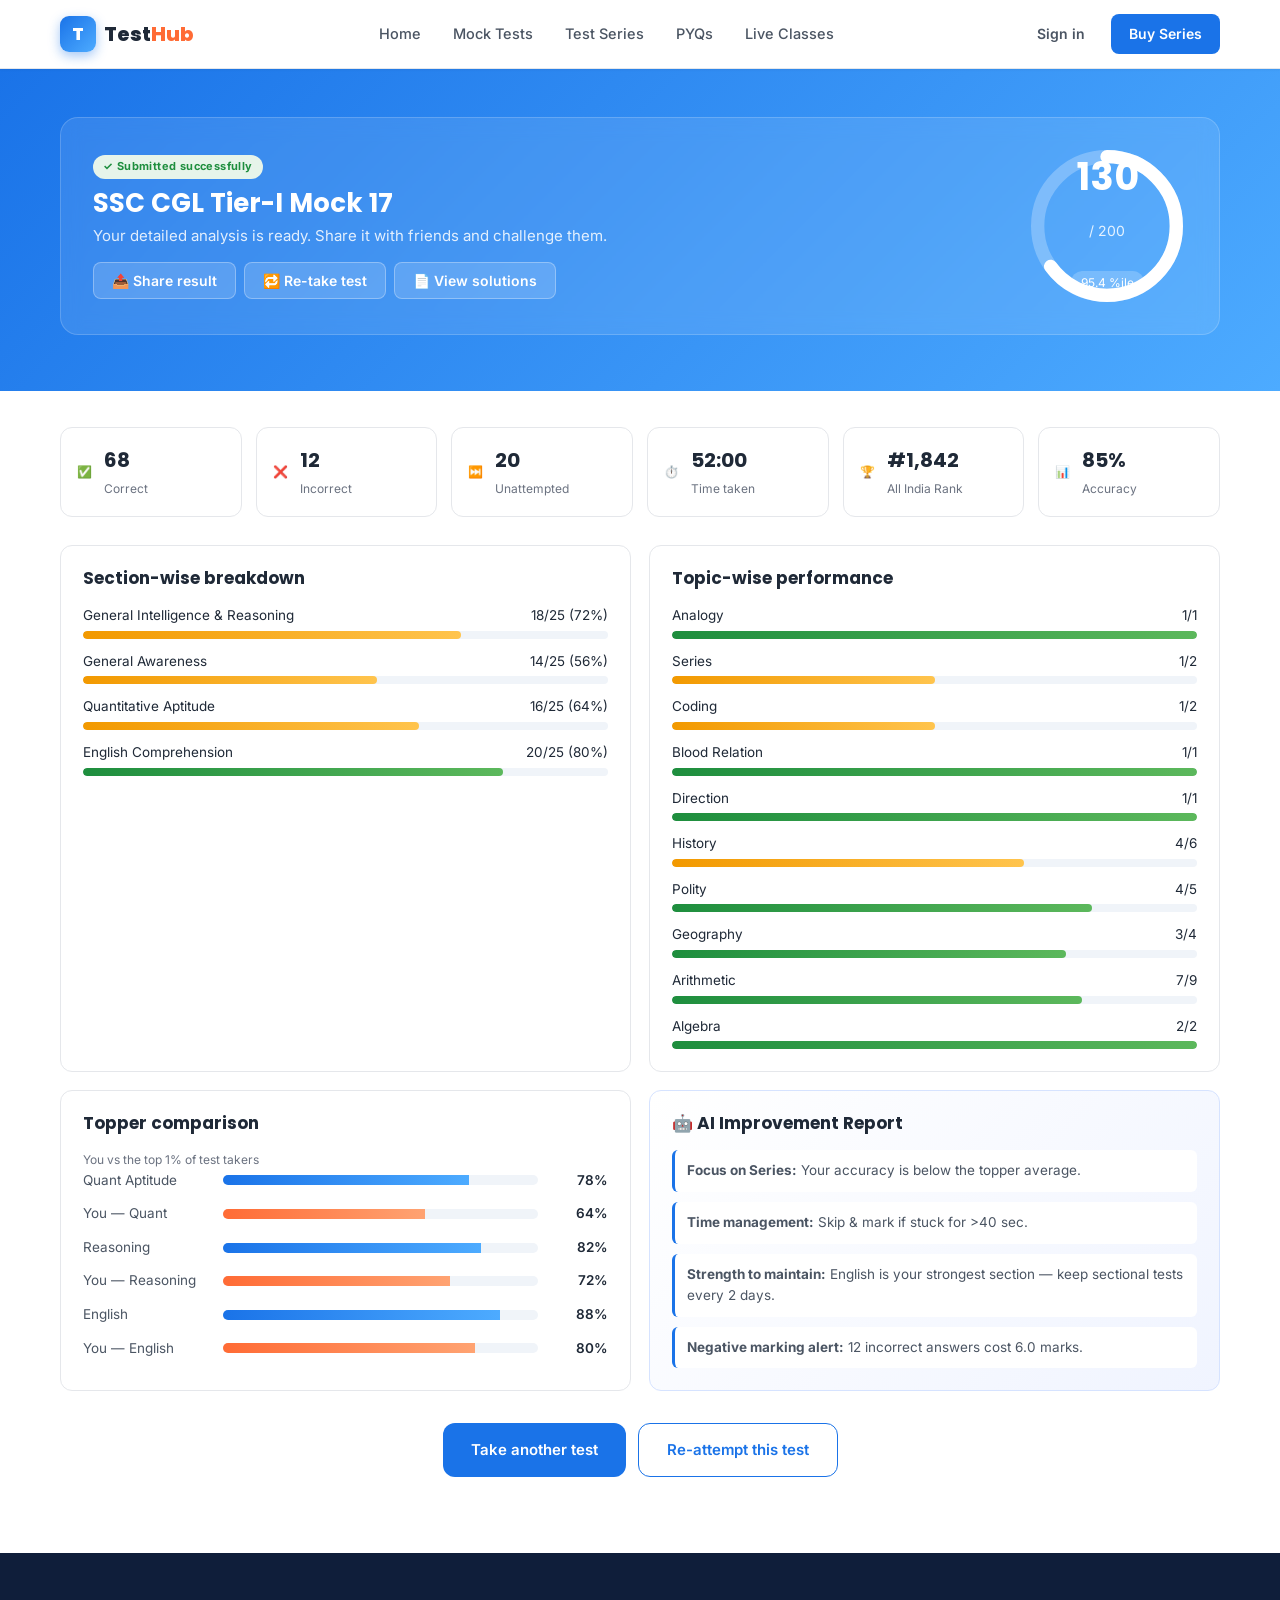
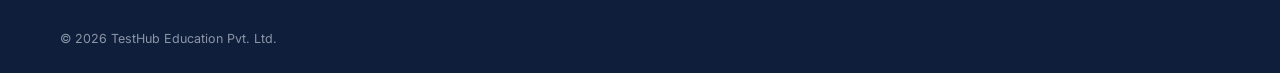
<file: result.html>
<!DOCTYPE html>
<html lang="en">
<head>
<meta charset="UTF-8" />
<meta name="viewport" content="width=device-width, initial-scale=1.0" />
<title>Test Result · TestHub</title>
<link rel="preconnect" href="https://fonts.googleapis.com" />
<link rel="preconnect" href="https://fonts.gstatic.com" crossorigin />
<link href="https://fonts.googleapis.com/css2?family=Inter:wght@400;500;600;700;800&family=Poppins:wght@500;600;700;800&display=swap" rel="stylesheet" />
<link rel="stylesheet" href="assets/css/style.css" />
</head>
<body>

<header class="topbar">
  <div class="container topbar-inner">
    <a href="index.html" class="logo">
      <span class="logo-mark">T</span>
      <span class="logo-text">Test<span class="accent">Hub</span></span>
    </a>
    <nav class="main-nav">
      <a href="index.html">Home</a>
      <a href="tests.html">Mock Tests</a>
      <a href="series.html">Test Series</a>
      <a href="#">PYQs</a>
      <a href="#">Live Classes</a>
    </nav>
    <div class="topbar-actions">
      <button class="btn btn-ghost">Sign in</button>
      <a href="series.html" class="btn btn-primary">Buy Series</a>
    </div>
  </div>
</header>

<section class="result-hero">
  <div class="container">
    <div class="result-hero-card">
      <div>
        <span class="pill pill-success">✓ Submitted successfully</span>
        <h1 id="resultTitle">SSC CGL Tier-I Mock 17</h1>
        <p class="muted-light">Your detailed analysis is ready. Share it with friends and challenge them.</p>
        <div class="result-share">
          <button class="btn btn-light">📤 Share result</button>
          <button class="btn btn-light">🔁 Re-take test</button>
          <button class="btn btn-light">📄 View solutions</button>
        </div>
      </div>
      <div class="score-circle">
        <svg viewBox="0 0 120 120">
          <circle cx="60" cy="60" r="52" class="circle-bg"/>
          <circle cx="60" cy="60" r="52" class="circle-fg" id="scoreCircle"/>
        </svg>
        <div class="score-text">
          <strong id="finalScore">0</strong>
          <span id="totalMarks">/ 200</span>
          <small id="finalPercentile">95.4 %ile</small>
        </div>
      </div>
    </div>
  </div>
</section>

<section class="section">
  <div class="container">
    <div class="kpi-grid">
      <div class="kpi"><span class="kpi-icon">✅</span><div><strong id="kpiCorrect">0</strong><span>Correct</span></div></div>
      <div class="kpi"><span class="kpi-icon">❌</span><div><strong id="kpiWrong">0</strong><span>Incorrect</span></div></div>
      <div class="kpi"><span class="kpi-icon">⏭️</span><div><strong id="kpiSkipped">0</strong><span>Unattempted</span></div></div>
      <div class="kpi"><span class="kpi-icon">⏱️</span><div><strong id="kpiTime">0:00</strong><span>Time taken</span></div></div>
      <div class="kpi"><span class="kpi-icon">🏆</span><div><strong id="kpiRank">—</strong><span>All India Rank</span></div></div>
      <div class="kpi"><span class="kpi-icon">📊</span><div><strong id="kpiAccuracy">0%</strong><span>Accuracy</span></div></div>
    </div>

    <div class="result-grid">
      <div class="result-card">
        <h3>Section-wise breakdown</h3>
        <div id="sectionBreakdown" class="section-bars"></div>
      </div>

      <div class="result-card">
        <h3>Topic-wise performance</h3>
        <div id="topicBreakdown" class="topic-bars"></div>
      </div>

      <div class="result-card">
        <h3>Topper comparison</h3>
        <p class="muted small">You vs the top 1% of test takers</p>
        <div id="topperCompare" class="compare-list"></div>
      </div>

      <div class="result-card ai-report">
        <h3>🤖 AI Improvement Report</h3>
        <ul id="aiTips">
          <li>Loading personalised tips…</li>
        </ul>
      </div>
    </div>

    <div class="cta-row">
      <a href="tests.html" class="btn btn-primary btn-lg">Take another test</a>
      <a href="test.html" class="btn btn-outline btn-lg">Re-attempt this test</a>
    </div>
  </div>
</section>

<footer class="footer">
  <div class="container footer-bottom">
    <small>© 2026 TestHub Education Pvt. Ltd.</small>
  </div>
</footer>

<script src="assets/js/data.js"></script>
<script src="assets/js/app.js"></script>
<script>
  document.addEventListener('DOMContentLoaded', App.renderResult);
</script>
</body>
</html>
</file>
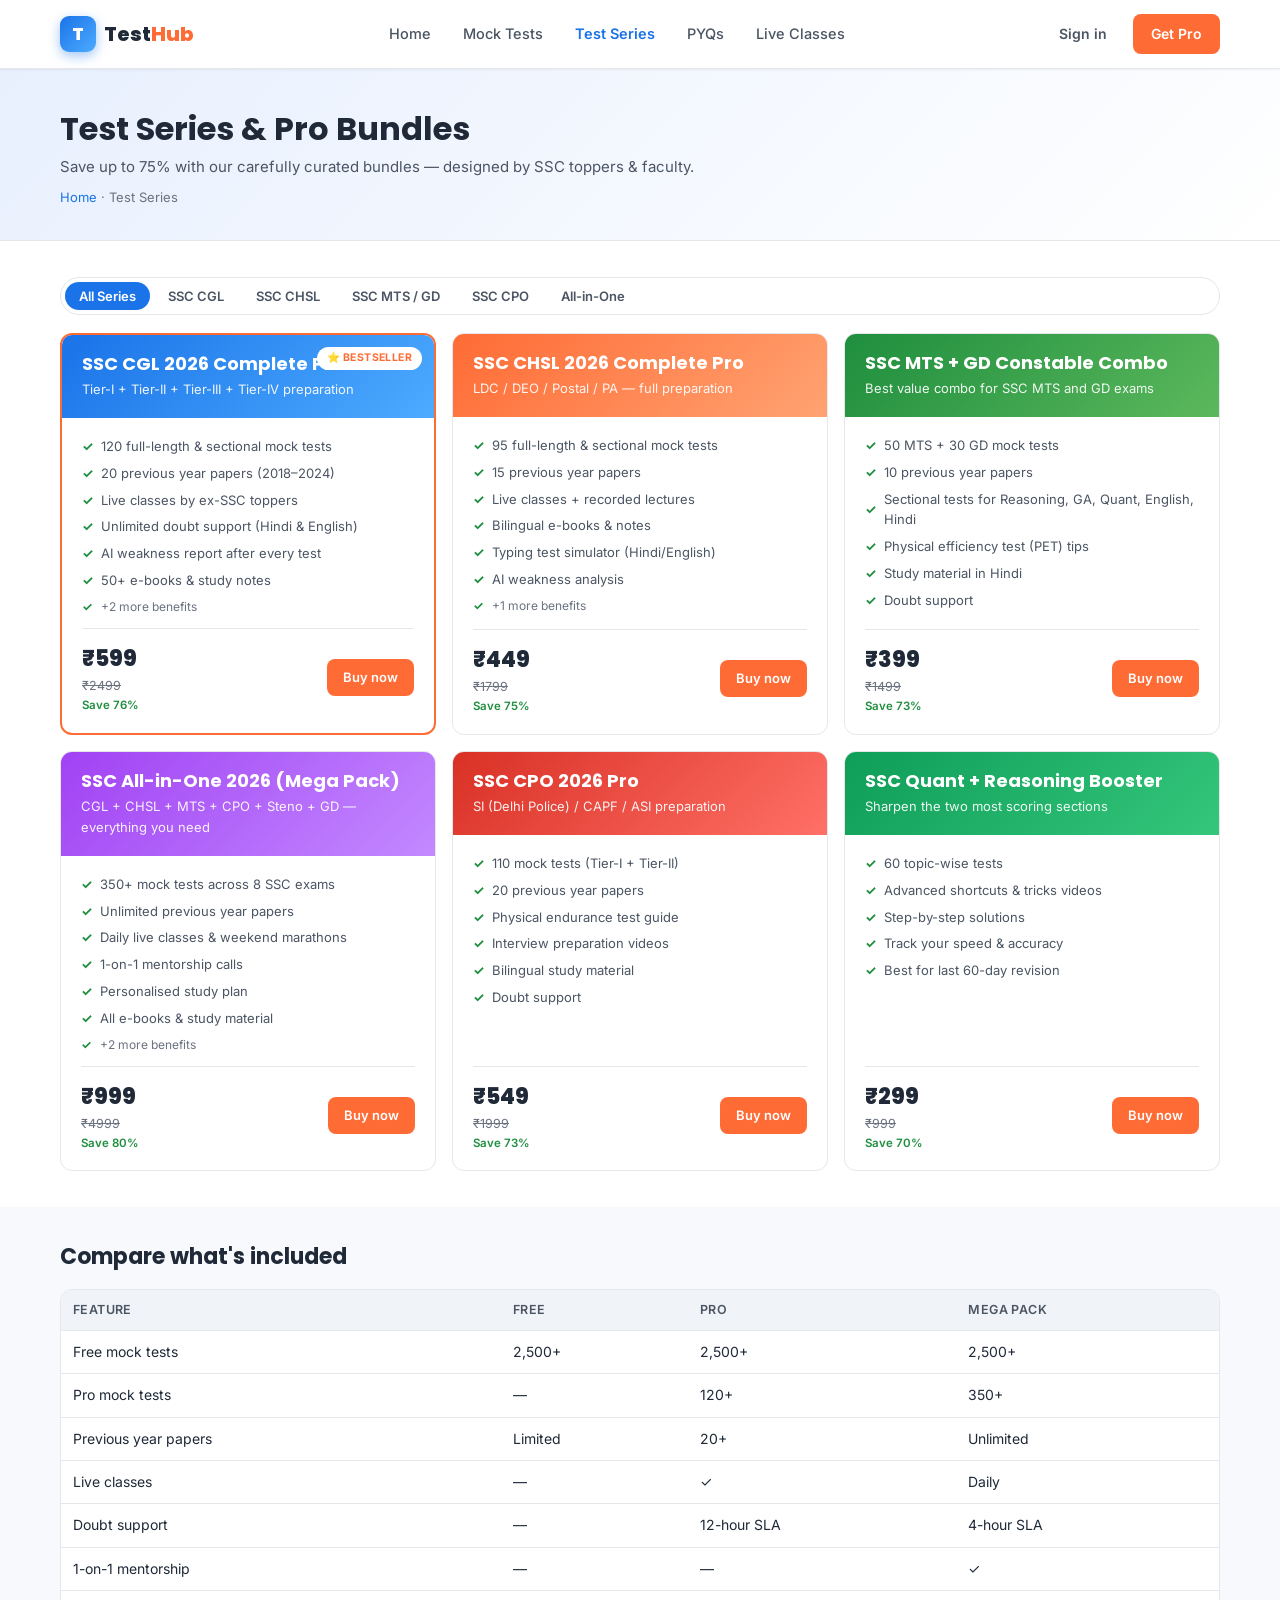
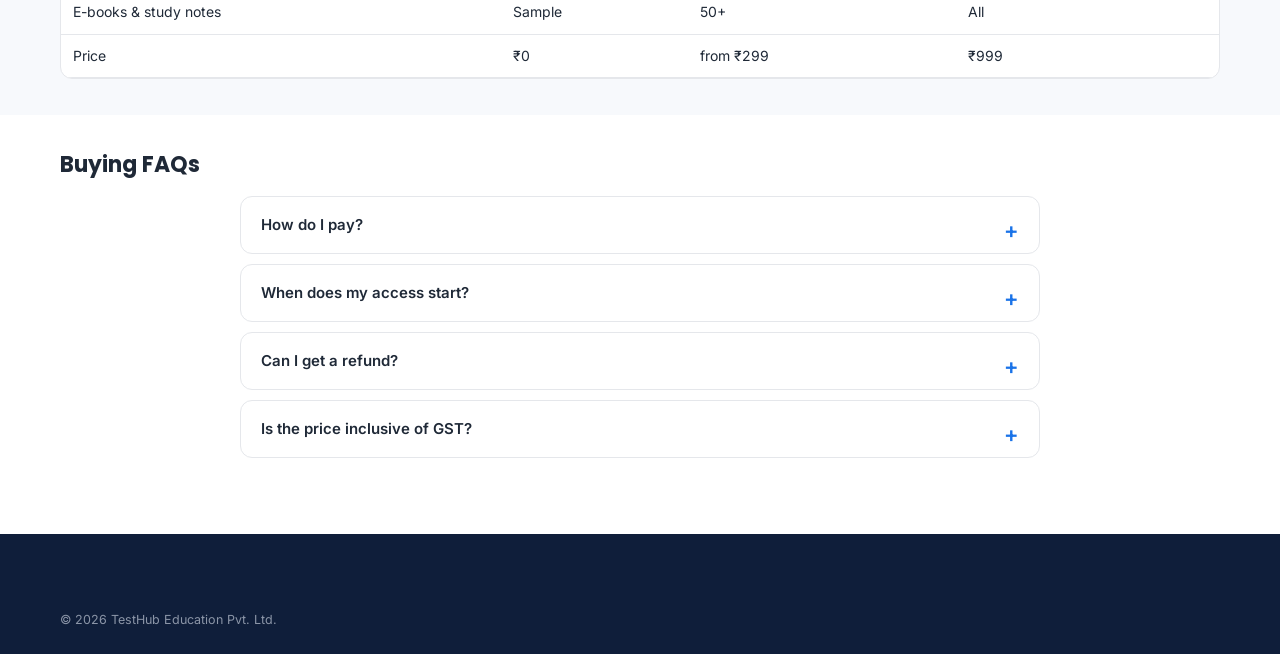
<file: series.html>
<!DOCTYPE html>
<html lang="en">
<head>
<meta charset="UTF-8" />
<meta name="viewport" content="width=device-width, initial-scale=1.0" />
<title>Test Series · Buy Pro Bundles · TestHub</title>
<link rel="preconnect" href="https://fonts.googleapis.com" />
<link rel="preconnect" href="https://fonts.gstatic.com" crossorigin />
<link href="https://fonts.googleapis.com/css2?family=Inter:wght@400;500;600;700;800&family=Poppins:wght@500;600;700;800&display=swap" rel="stylesheet" />
<link rel="stylesheet" href="assets/css/style.css" />
</head>
<body>

<header class="topbar">
  <div class="container topbar-inner">
    <a href="index.html" class="logo">
      <span class="logo-mark">T</span>
      <span class="logo-text">Test<span class="accent">Hub</span></span>
    </a>
    <nav class="main-nav">
      <a href="index.html">Home</a>
      <a href="tests.html">Mock Tests</a>
      <a href="series.html" class="active">Test Series</a>
      <a href="#">PYQs</a>
      <a href="#">Live Classes</a>
    </nav>
    <div class="topbar-actions">
      <button class="btn btn-ghost">Sign in</button>
      <a href="buy.html?series=ssc-all-in-one" class="btn btn-accent">Get Pro</a>
    </div>
    <button class="hamburger" id="hamburger">☰</button>
  </div>
</header>

<section class="page-head">
  <div class="container">
    <h1>Test Series &amp; Pro Bundles</h1>
    <p>Save up to 75% with our carefully curated bundles — designed by SSC toppers &amp; faculty.</p>
    <div class="breadcrumb"><a href="index.html">Home</a> · <span>Test Series</span></div>
  </div>
</section>

<section class="section">
  <div class="container">
    <div class="filter-tabs" style="margin-bottom:18px">
      <button class="tab active" data-tab="all">All Series</button>
      <button class="tab" data-tab="cgl">SSC CGL</button>
      <button class="tab" data-tab="chsl">SSC CHSL</button>
      <button class="tab" data-tab="mts">SSC MTS / GD</button>
      <button class="tab" data-tab="cpo">SSC CPO</button>
      <button class="tab" data-tab="all-in-one">All-in-One</button>
    </div>
    <div class="series-grid" id="seriesGrid"></div>
  </div>
</section>

<!-- COMPARE TABLE -->
<section class="section section-alt">
  <div class="container">
    <div class="section-head"><h2>Compare what's included</h2></div>
    <div style="overflow-x:auto; background:#fff; border:1px solid var(--border); border-radius:var(--radius)">
      <table class="table" style="min-width:680px">
        <thead>
          <tr><th>Feature</th><th>Free</th><th>Pro</th><th>Mega Pack</th></tr>
        </thead>
        <tbody>
          <tr><td>Free mock tests</td><td>2,500+</td><td>2,500+</td><td>2,500+</td></tr>
          <tr><td>Pro mock tests</td><td>—</td><td>120+</td><td>350+</td></tr>
          <tr><td>Previous year papers</td><td>Limited</td><td>20+</td><td>Unlimited</td></tr>
          <tr><td>Live classes</td><td>—</td><td>✓</td><td>Daily</td></tr>
          <tr><td>Doubt support</td><td>—</td><td>12-hour SLA</td><td>4-hour SLA</td></tr>
          <tr><td>1-on-1 mentorship</td><td>—</td><td>—</td><td>✓</td></tr>
          <tr><td>E-books &amp; study notes</td><td>Sample</td><td>50+</td><td>All</td></tr>
          <tr><td>Price</td><td>₹0</td><td>from ₹299</td><td>₹999</td></tr>
        </tbody>
      </table>
    </div>
  </div>
</section>

<!-- FAQ -->
<section class="section">
  <div class="container">
    <div class="section-head"><h2>Buying FAQs</h2></div>
    <div class="faq">
      <details><summary>How do I pay?</summary><p>UPI, net banking, debit/credit card, wallets. Payments are verified within 30 minutes during business hours.</p></details>
      <details><summary>When does my access start?</summary><p>Immediately after payment approval — you'll receive an SMS &amp; email with your login details.</p></details>
      <details><summary>Can I get a refund?</summary><p>Yes, within 7 days of purchase if you've attempted fewer than 3 tests.</p></details>
      <details><summary>Is the price inclusive of GST?</summary><p>Yes, all prices include 18% GST. A proper invoice is emailed after purchase.</p></details>
    </div>
  </div>
</section>

<footer class="footer">
  <div class="container footer-bottom">
    <small>© 2026 TestHub Education Pvt. Ltd.</small>
  </div>
</footer>

<script src="assets/js/data.js"></script>
<script src="assets/js/app.js"></script>
<script>
  document.addEventListener('DOMContentLoaded', () => {
    App.renderSeries('seriesGrid');
    document.querySelectorAll('.filter-tabs .tab').forEach(btn => {
      btn.addEventListener('click', () => {
        document.querySelectorAll('.filter-tabs .tab').forEach(b => b.classList.remove('active'));
        btn.classList.add('active');
        App.renderSeries('seriesGrid', btn.dataset.tab);
      });
    });
  });
</script>
</body>
</html>
</file>
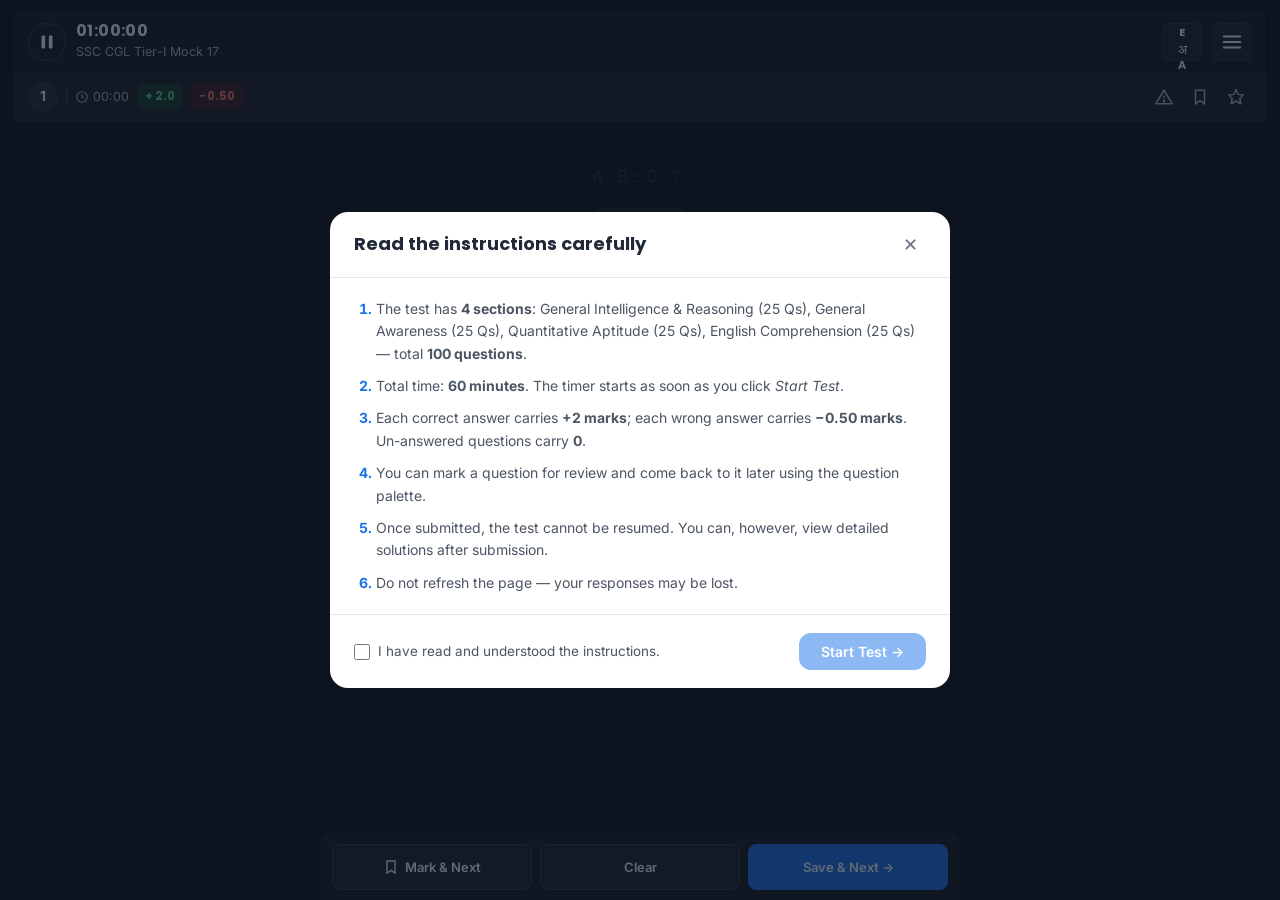
<file: test.html>
<!DOCTYPE html>
<html lang="en">
<head>
<meta charset="UTF-8" />
<meta name="viewport" content="width=device-width, initial-scale=1.0, viewport-fit=cover" />
<meta name="theme-color" content="#0d0d0d" />
<title>SSC CGL Tier-I Mock 17 · TestHub</title>
<link rel="preconnect" href="https://fonts.googleapis.com" />
<link rel="preconnect" href="https://fonts.gstatic.com" crossorigin />
<link href="https://fonts.googleapis.com/css2?family=Inter:wght@400;500;600;700;800&family=Poppins:wght@500;600;700;800&display=swap" rel="stylesheet" />
<link rel="stylesheet" href="assets/css/style.css" />
<style>
body.test-body { background: #0d0d0d; color: #fff; }
</style>
</head>
<body class="test-body">

<!-- INSTRUCTIONS MODAL -->
<div class="modal-backdrop" id="instructionsModal" data-modal="instructions" hidden>
  <div class="modal">
    <div class="modal-head">
      <h3>Read the instructions carefully</h3>
      <button class="icon-btn" data-modal-close="instructions" aria-label="Close">✕</button>
    </div>
    <div class="modal-body">
      <ol class="instructions">
        <li>The test has <strong>4 sections</strong>: General Intelligence &amp; Reasoning (25 Qs), General Awareness (25 Qs), Quantitative Aptitude (25 Qs), English Comprehension (25 Qs) — total <strong>100 questions</strong>.</li>
        <li>Total time: <strong>60 minutes</strong>. The timer starts as soon as you click <em>Start Test</em>.</li>
        <li>Each correct answer carries <strong>+2 marks</strong>; each wrong answer carries <strong>−0.50 marks</strong>. Un-answered questions carry <strong>0</strong>.</li>
        <li>You can mark a question for review and come back to it later using the question palette.</li>
        <li>Once submitted, the test cannot be resumed. You can, however, view detailed solutions after submission.</li>
        <li>Do not refresh the page — your responses may be lost.</li>
      </ol>
    </div>
    <div class="modal-foot">
      <label class="chk"><input type="checkbox" id="agreeChk" /> I have read and understood the instructions.</label>
      <button class="btn btn-primary btn-lg" id="startTestBtn" disabled>Start Test →</button>
    </div>
  </div>
</div>

<!-- TEST HEADER (DARK) -->
<header class="th">
  <div class="th-top">
    <button class="th-pause" id="pauseBtn" aria-label="Pause"><svg viewBox="0 0 24 24" width="22" height="22" fill="currentColor"><rect x="6" y="5" width="4" height="14" rx="1"/><rect x="14" y="5" width="4" height="14" rx="1"/></svg></button>
    <div class="th-info">
      <div class="th-timer" id="timer">01:00:00</div>
      <div class="th-name" id="testTitle">RRB NTPC (Graduate) 2025: Evening…</div>
    </div>
    <button class="th-icon-btn" id="calcBtn" aria-label="Calculator" data-modal-open="calc">
      <span style="font-family:'Poppins';font-size:11px;font-weight:700">E</span>
      <span style="font-size:13px;margin:0 2px">अ</span>
      <span style="font-size:11px;font-weight:700">A</span>
    </button>
    <button class="th-icon-btn" id="menuBtn" aria-label="Menu" data-modal-open="drawer">
      <svg viewBox="0 0 24 24" width="22" height="22" fill="none" stroke="currentColor" stroke-width="2" stroke-linecap="round"><line x1="3" y1="6" x2="21" y2="6"/><line x1="3" y1="12" x2="21" y2="12"/><line x1="3" y1="18" x2="21" y2="18"/></svg>
    </button>
  </div>

  <div class="th-meta">
    <div class="th-qno" id="qNumBadge">1</div>
    <span class="th-sep"></span>
    <div class="th-qtime" title="Time spent on this question">
      <svg viewBox="0 0 24 24" width="14" height="14" fill="none" stroke="currentColor" stroke-width="2"><circle cx="12" cy="12" r="9"/><path d="M12 7v5l3 2"/></svg>
      <span id="qTimeSpent">00:00</span>
    </div>
    <span class="th-pill th-pill-pos">+ 2.0</span>
    <span class="th-pill th-pill-neg">− 0.50</span>
    <div class="th-icons">
      <button class="th-ico" id="reportBtn" title="Report this question"><svg viewBox="0 0 24 24" width="18" height="18" fill="none" stroke="currentColor" stroke-width="2" stroke-linejoin="round"><path d="M12 3 1 21h22L12 3z"/><line x1="12" y1="10" x2="12" y2="14"/><circle cx="12" cy="17.5" r=".7" fill="currentColor"/></svg></button>
      <button class="th-ico" id="bookmarkBtn" title="Bookmark"><svg viewBox="0 0 24 24" width="18" height="18" fill="none" stroke="currentColor" stroke-width="2"><path d="M6 3h12v18l-6-4-6 4V3z"/></svg></button>
      <button class="th-ico" id="starBtn" title="Mark important"><svg viewBox="0 0 24 24" width="18" height="18" fill="none" stroke="currentColor" stroke-width="2" stroke-linejoin="round"><polygon points="12 2 15 8.5 22 9.3 17 14 18.5 21 12 17.3 5.5 21 7 14 2 9.3 9 8.5"/></svg></button>
    </div>
  </div>
</header>

<!-- MAIN QUESTION AREA -->
<main class="tm">
  <div class="q-wrap" id="qCard">
    <p class="q-text" id="qText">Loading question…</p>
    <div class="q-opts" id="qOptions"></div>
  </div>
</main>

<!-- BOTTOM ACTION BAR -->
<nav class="ta">
  <button class="ta-btn" id="markReviewBtn"><svg viewBox="0 0 24 24" width="16" height="16" fill="none" stroke="currentColor" stroke-width="2"><path d="M6 3h12v18l-6-4-6 4V3z"/></svg>Mark &amp; Next</button>
  <button class="ta-btn" id="clearResponseBtn">Clear</button>
  <button class="ta-btn ta-btn-primary" id="nextBtn">Save &amp; Next →</button>
</nav>

<!-- MOBILE MENU DRAWER -->
<div class="m-drawer-backdrop" id="drawerModal" data-modal="drawer" hidden>
  <div class="m-drawer">
    <div class="m-drawer-head">
      <strong>Quick menu</strong>
      <button class="icon-btn" data-modal-close="drawer" aria-label="Close">✕</button>
    </div>
    <div class="m-drawer-body">
      <button class="m-drawer-item" data-modal-open="palette">
        <span class="mdi-ico">📋</span>
        <div><strong>Question palette</strong><small>Jump to any question</small></div>
      </button>
      <button class="m-drawer-item" data-action="lang">
        <span class="mdi-ico">🌐</span>
        <div><strong>Language</strong><small id="mLangLabel">English</small></div>
      </button>
      <button class="m-drawer-item" data-action="sections">
        <span class="mdi-ico">📑</span>
        <div><strong>Go to section</strong><small>Reasoning · GA · Quant · English</small></div>
      </button>
      <button class="m-drawer-item" data-action="instructions">
        <span class="mdi-ico">ℹ️</span>
        <div><strong>Instructions</strong><small>View test instructions</small></div>
      </button>
      <button class="m-drawer-item m-danger" data-modal-open="submit">
        <span class="mdi-ico">✓</span>
        <div><strong>Submit test</strong><small>End the test now</small></div>
      </button>
    </div>
  </div>
</div>

<!-- CALCULATOR -->
<div class="calc-backdrop" id="calcModal" data-modal="calc" hidden>
  <div class="calc">
    <div class="calc-head">
      <strong>Calculator</strong>
      <button class="icon-btn" data-modal-close="calc" aria-label="Close">✕</button>
    </div>
    <div class="calc-display" id="calcDisplay">0</div>
    <div class="calc-grid">
      <button data-k="C" class="calc-k calc-fn">AC</button>
      <button data-k="(" class="calc-k calc-fn">(</button>
      <button data-k=")" class="calc-k calc-fn">)</button>
      <button data-k="÷" class="calc-k calc-op">÷</button>
      <button data-k="7" class="calc-k">7</button>
      <button data-k="8" class="calc-k">8</button>
      <button data-k="9" class="calc-k">9</button>
      <button data-k="×" class="calc-k calc-op">×</button>
      <button data-k="4" class="calc-k">4</button>
      <button data-k="5" class="calc-k">5</button>
      <button data-k="6" class="calc-k">6</button>
      <button data-k="−" class="calc-k calc-op">−</button>
      <button data-k="1" class="calc-k">1</button>
      <button data-k="2" class="calc-k">2</button>
      <button data-k="3" class="calc-k">3</button>
      <button data-k="+" class="calc-k calc-op">+</button>
      <button data-k="0" class="calc-k">0</button>
      <button data-k="." class="calc-k">.</button>
      <button data-k="%" class="calc-k calc-fn">%</button>
      <button data-k="=" class="calc-k calc-eq">=</button>
    </div>
  </div>
</div>

<!-- PALETTE (RIGHT-SIDE DRAWER — Testbook style) -->
<div class="pd" id="paletteModal" data-modal="palette" hidden>
  <div class="pd-content">
    <div class="pd-header">
      <div class="pd-tabs">
        <button class="pd-tab active" data-pd-view="grid">Grid View</button>
        <button class="pd-tab" data-pd-view="list">List View</button>
      </div>
      <button class="pd-close" data-modal-close="palette" aria-label="Close">✕</button>
    </div>

    <div class="pd-instructions" id="pdInstructions" data-action="instructions">
      <svg viewBox="0 0 24 24" width="20" height="20" fill="none" stroke="currentColor" stroke-width="2"><circle cx="12" cy="12" r="10"/><line x1="12" y1="8" x2="12" y2="12"/><circle cx="12" cy="16" r=".7" fill="currentColor"/></svg>
      <span>View Instructions</span>
    </div>

    <div class="pd-legend">
      <div class="pd-leg-item"><span class="pd-leg-ico" style="color:#ff4757">★</span><span>Marked for Review</span></div>
      <div class="pd-leg-item"><span class="pd-leg-ico" style="color:#9ca3af">●</span><span>Unattempted</span></div>
      <div class="pd-leg-item"><span class="pd-leg-ico pd-leg-empty">●</span><span>Unseen</span></div>
      <div class="pd-leg-item"><span class="pd-leg-ico" style="color:#4d8eff">●</span><span>Attempted</span></div>
    </div>

    <div class="pd-section">
      <div class="pd-section-head" id="pdSectionToggle">
        <span>Test</span>
        <svg class="pd-chev" viewBox="0 0 24 24" width="18" height="18" fill="none" stroke="currentColor" stroke-width="2" stroke-linecap="round"><polyline points="6 9 12 15 18 9"/></svg>
      </div>
      <div class="pd-section-body">
        <div class="pd-stats">
          <div class="pd-stat"><span style="color:#ff4757">★</span><span id="pdMarked">0</span></div>
          <div class="pd-stat"><span style="color:#4d8eff">●</span><span id="pdAttempted">0</span></div>
          <div class="pd-stat"><span style="color:#9ca3af">●</span><span id="pdUnattempted">0</span></div>
          <div class="pd-stat"><span class="pd-leg-empty">●</span><span id="pdUnseen">0</span></div>
        </div>
        <div class="pd-grid" id="paletteGridMobile"></div>
        <div class="pd-list" id="paletteListMobile" hidden></div>
      </div>
    </div>

    <div class="pd-submit">
      <button data-modal-open="submit">SUBMIT TEST</button>
    </div>
  </div>
</div>

<!-- SUBMIT CONFIRMATION -->
<div class="modal-backdrop hidden" id="submitModal" data-modal="submit" hidden>
  <div class="modal modal-sm">
    <div class="modal-head">
      <h3>Submit the test?</h3>
      <button class="icon-btn" data-modal-close="submit" aria-label="Close">✕</button>
    </div>
    <div class="modal-body">
      <p>You have <strong id="unattemptedWarn">0</strong> unanswered question(s). Once submitted, you cannot change your answers.</p>
      <ul class="summary-list" id="submitSummary"></ul>
    </div>
    <div class="modal-foot">
      <button class="btn btn-outline" data-modal-close="submit">Continue test</button>
      <button class="btn btn-accent" id="confirmSubmit">Yes, submit</button>
    </div>
  </div>
</div>

<script src="assets/js/data.js"></script>
<script src="assets/js/app.js"></script>
<script>
  document.addEventListener('DOMContentLoaded', App.initTest);
</script>
</body>
</html>
</file>
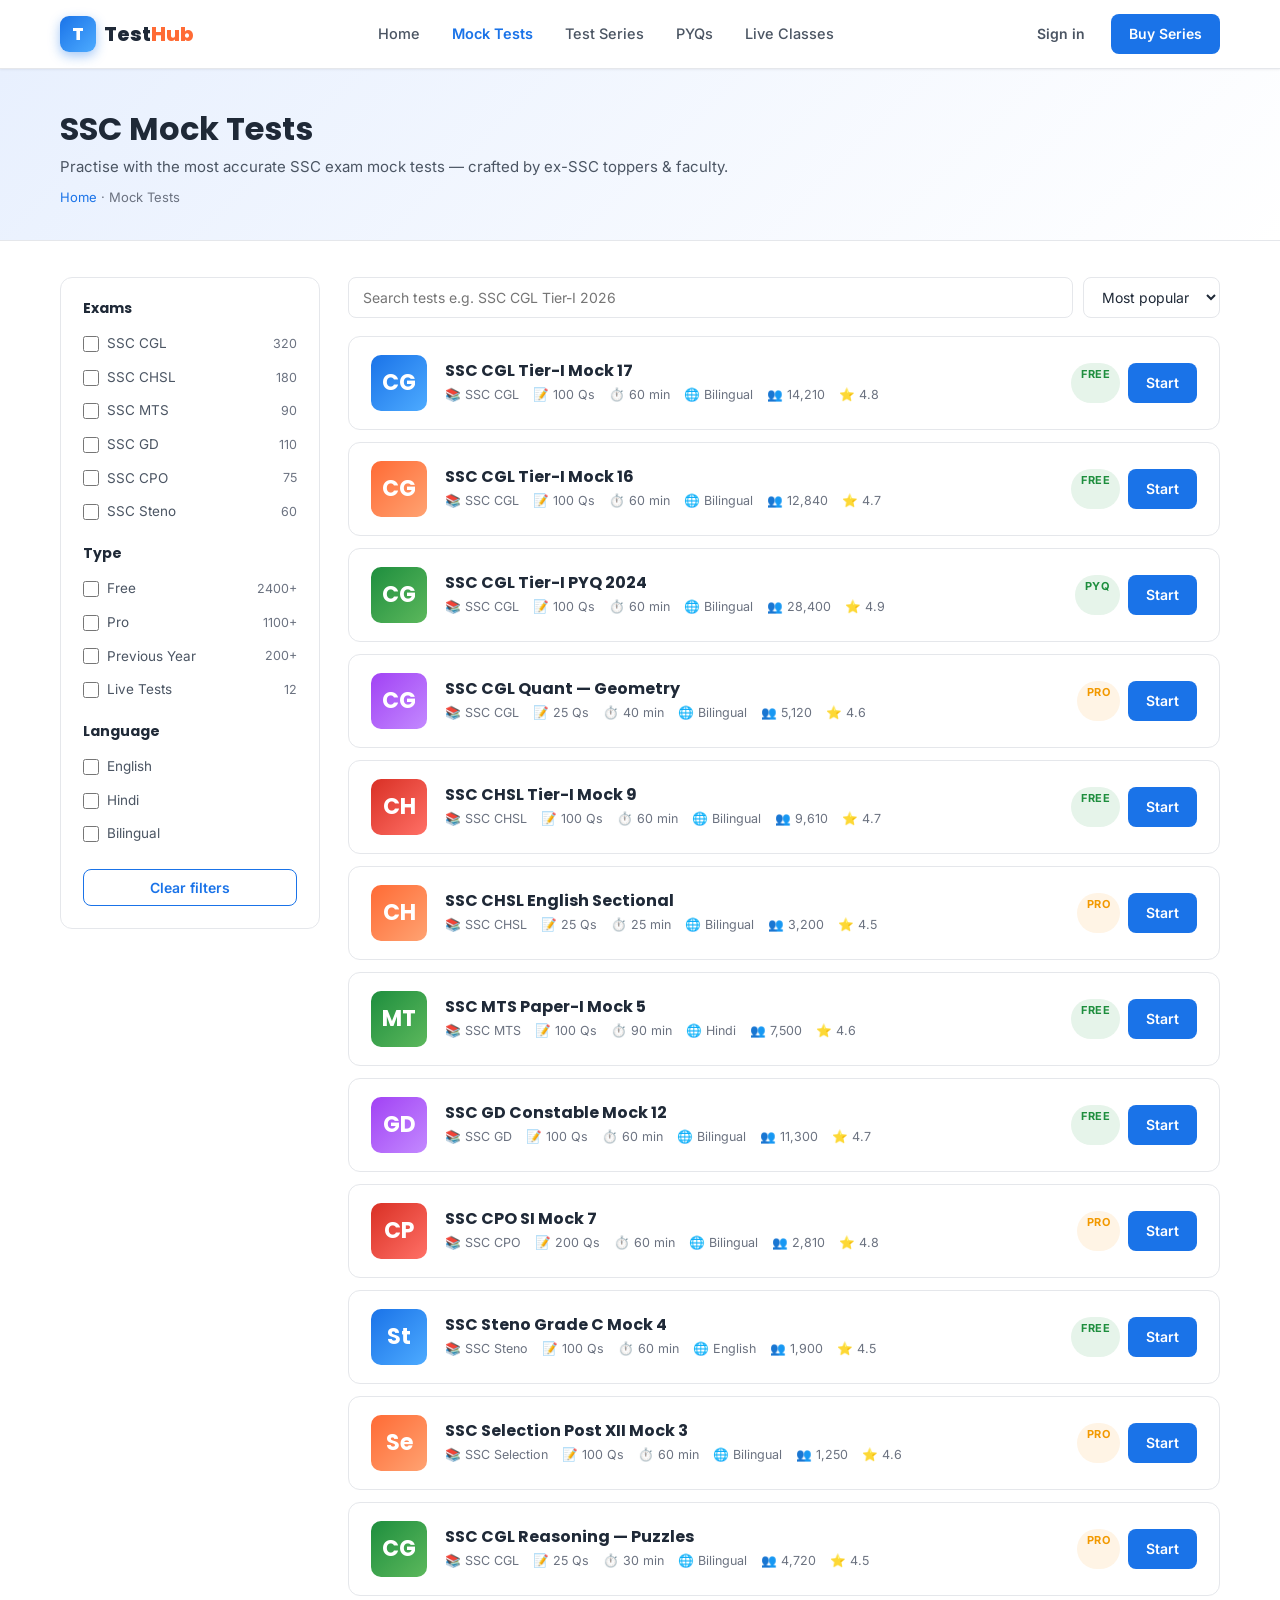
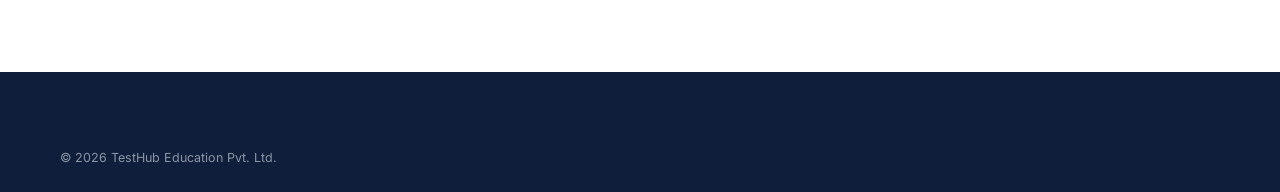
<file: tests.html>
<!DOCTYPE html>
<html lang="en">
<head>
<meta charset="UTF-8" />
<meta name="viewport" content="width=device-width, initial-scale=1.0" />
<title>All Mock Tests · TestHub</title>
<link rel="preconnect" href="https://fonts.googleapis.com" />
<link rel="preconnect" href="https://fonts.gstatic.com" crossorigin />
<link href="https://fonts.googleapis.com/css2?family=Inter:wght@400;500;600;700;800&family=Poppins:wght@500;600;700;800&display=swap" rel="stylesheet" />
<link rel="stylesheet" href="assets/css/style.css" />
</head>
<body>

<header class="topbar">
  <div class="container topbar-inner">
    <a href="index.html" class="logo">
      <span class="logo-mark">T</span>
      <span class="logo-text">Test<span class="accent">Hub</span></span>
    </a>
    <nav class="main-nav">
      <a href="index.html">Home</a>
      <a href="tests.html" class="active">Mock Tests</a>
      <a href="series.html">Test Series</a>
      <a href="#">PYQs</a>
      <a href="#">Live Classes</a>
    </nav>
    <div class="topbar-actions">
      <button class="btn btn-ghost">Sign in</button>
      <a href="series.html" class="btn btn-primary">Buy Series</a>
    </div>
    <button class="hamburger" id="hamburger">☰</button>
  </div>
</header>

<section class="page-head">
  <div class="container">
    <h1>SSC Mock Tests</h1>
    <p>Practise with the most accurate SSC exam mock tests — crafted by ex-SSC toppers &amp; faculty.</p>
    <div class="breadcrumb"><a href="index.html">Home</a> · <span>Mock Tests</span></div>
  </div>
</section>

<section class="section">
  <div class="container tests-layout">
    <aside class="filter-panel">
      <h4>Exams</h4>
      <label class="chk"><input type="checkbox" data-filter="exam" value="cgl" /> SSC CGL <span>320</span></label>
      <label class="chk"><input type="checkbox" data-filter="exam" value="chsl" /> SSC CHSL <span>180</span></label>
      <label class="chk"><input type="checkbox" data-filter="exam" value="mts" /> SSC MTS <span>90</span></label>
      <label class="chk"><input type="checkbox" data-filter="exam" value="gd" /> SSC GD <span>110</span></label>
      <label class="chk"><input type="checkbox" data-filter="exam" value="cpo" /> SSC CPO <span>75</span></label>
      <label class="chk"><input type="checkbox" data-filter="exam" value="steno" /> SSC Steno <span>60</span></label>

      <h4>Type</h4>
      <label class="chk"><input type="checkbox" data-filter="type" value="free" /> Free <span>2400+</span></label>
      <label class="chk"><input type="checkbox" data-filter="type" value="pro" /> Pro <span>1100+</span></label>
      <label class="chk"><input type="checkbox" data-filter="type" value="pyq" /> Previous Year <span>200+</span></label>
      <label class="chk"><input type="checkbox" data-filter="type" value="live" /> Live Tests <span>12</span></label>

      <h4>Language</h4>
      <label class="chk"><input type="checkbox" data-filter="lang" value="en" /> English</label>
      <label class="chk"><input type="checkbox" data-filter="lang" value="hi" /> Hindi</label>
      <label class="chk"><input type="checkbox" data-filter="lang" value="bi" /> Bilingual</label>

      <button class="btn btn-outline btn-block" id="clearFilters">Clear filters</button>
    </aside>

    <div class="tests-main">
      <div class="search-row">
        <input id="searchInput" type="search" placeholder="Search tests e.g. SSC CGL Tier-I 2026" />
        <select id="sortBy">
          <option value="popular">Most popular</option>
          <option value="newest">Newest first</option>
          <option value="rating">Top rated</option>
        </select>
      </div>
      <div class="test-list" id="testList"></div>
    </div>
  </div>
</section>

<footer class="footer">
  <div class="container footer-bottom">
    <small>© 2026 TestHub Education Pvt. Ltd.</small>
  </div>
</footer>

<script src="assets/js/data.js"></script>
<script src="assets/js/app.js"></script>
<script>
  document.addEventListener('DOMContentLoaded', () => {
    App.renderTestList('testList');
    App.attachFilters();
  });
</script>
</body>
</html>
</file>
<file: assets/css/style.css>
/* ============================================
   TestHub — SSC Mock Test Platform
   Modern, clean design inspired by Testbook/Prepp
   ============================================ */

:root {
  --primary: #1a73e8;
  --primary-dark: #1558b0;
  --primary-light: #e8f0fe;
  --accent: #ff6b35;
  --accent-dark: #e85a25;
  --success: #1e8e3e;
  --danger: #d93025;
  --warning: #f29900;
  --text: #1f2937;
  --text-soft: #4b5563;
  --muted: #6b7280;
  --border: #e5e7eb;
  --bg: #ffffff;
  --bg-alt: #f7f9fc;
  --bg-soft: #f0f4f9;
  --shadow-sm: 0 1px 2px rgba(15, 23, 42, .06);
  --shadow: 0 4px 14px rgba(15, 23, 42, .08);
  --shadow-lg: 0 20px 50px rgba(15, 23, 42, .12);
  --radius: 12px;
  --radius-sm: 8px;
  --radius-lg: 18px;
  --container: 1200px;
}

* { box-sizing: border-box; margin: 0; padding: 0; }
html, body { height: 100%; }
body {
  font-family: 'Inter', -apple-system, BlinkMacSystemFont, sans-serif;
  font-size: 15px;
  line-height: 1.6;
  color: var(--text);
  background: var(--bg);
  -webkit-font-smoothing: antialiased;
}
img { max-width: 100%; display: block; }
a { color: inherit; text-decoration: none; }
button { font-family: inherit; cursor: pointer; border: none; background: none; }
ul { list-style: none; }
h1, h2, h3, h4, h5 { font-family: 'Poppins', sans-serif; line-height: 1.25; color: var(--text); }

.container { max-width: var(--container); margin: 0 auto; padding: 0 20px; }

/* ============ BUTTONS ============ */
.btn {
  display: inline-flex; align-items: center; justify-content: center; gap: 6px;
  padding: 9px 18px; border-radius: var(--radius-sm); font-weight: 600; font-size: 14px;
  transition: all .2s ease; white-space: nowrap;
}
.btn-primary { background: var(--primary); color: #fff; }
.btn-primary:hover { background: var(--primary-dark); transform: translateY(-1px); }
.btn-accent { background: var(--accent); color: #fff; }
.btn-accent:hover { background: var(--accent-dark); transform: translateY(-1px); }
.btn-outline { background: #fff; color: var(--primary); border: 1.5px solid var(--primary); }
.btn-outline:hover { background: var(--primary-light); }
.btn-ghost { background: transparent; color: var(--text-soft); }
.btn-ghost:hover { background: var(--bg-soft); }
.btn-light { background: rgba(255,255,255,.15); color: #fff; border: 1px solid rgba(255,255,255,.3); }
.btn-light:hover { background: rgba(255,255,255,.25); }
.btn-lg { padding: 14px 28px; font-size: 15px; border-radius: var(--radius); }
.btn-block { width: 100%; }
.btn:disabled { opacity: .5; cursor: not-allowed; transform: none !important; }

/* ============ TOPBAR ============ */
.topbar {
  position: sticky; top: 0; z-index: 100;
  background: #fff; border-bottom: 1px solid var(--border);
  box-shadow: var(--shadow-sm);
}
.topbar-inner {
  display: flex; align-items: center; justify-content: space-between;
  height: 68px; gap: 24px;
}
.logo { display: flex; align-items: center; gap: 8px; font-weight: 800; }
.logo-mark {
  width: 36px; height: 36px; background: linear-gradient(135deg, var(--primary), #4dabff);
  color: #fff; display: grid; place-items: center; border-radius: 9px;
  font-family: 'Poppins', sans-serif; font-size: 18px;
  box-shadow: 0 4px 12px rgba(26,115,232,.4);
}
.logo-text { font-family: 'Poppins', sans-serif; font-size: 20px; }
.accent { color: var(--accent); }
.main-nav { display: flex; gap: 4px; }
.main-nav a {
  padding: 8px 14px; border-radius: 6px; font-weight: 500; font-size: 14.5px;
  color: var(--text-soft); transition: all .2s;
}
.main-nav a:hover { background: var(--bg-soft); color: var(--primary); }
.main-nav a.active { color: var(--primary); font-weight: 600; }
.topbar-actions { display: flex; gap: 8px; }
.hamburger { display: none; font-size: 24px; padding: 4px 10px; }

/* ============ HERO ============ */
.hero {
  background:
    radial-gradient(circle at 80% 20%, rgba(26,115,232,.08) 0, transparent 50%),
    radial-gradient(circle at 10% 90%, rgba(255,107,53,.07) 0, transparent 50%),
    linear-gradient(180deg, #fafbff 0%, #fff 100%);
  padding: 32px 0 36px;
  border-bottom: 1px solid var(--border);
}
.hero-grid {
  display: grid; grid-template-columns: 1.4fr 1fr; gap: 32px; align-items: center;
}
.eyebrow {
  display: inline-block; padding: 5px 14px; background: #fff; border: 1px solid var(--border);
  border-radius: 999px; color: var(--primary); font-weight: 600; font-size: 12.5px;
  margin-bottom: 16px; letter-spacing: .3px;
}
.hero h1 {
  font-size: clamp(26px, 3.4vw, 40px); font-weight: 800; margin-bottom: 12px;
}
.hero h1 .hl {
  background: linear-gradient(120deg, var(--primary), #4dabff);
  -webkit-background-clip: text; background-clip: text; color: transparent;
}
.lead { font-size: 15.5px; color: var(--text-soft); margin-bottom: 20px; max-width: 580px; }
.hero-cta { display: flex; gap: 10px; margin-bottom: 22px; flex-wrap: wrap; }
.hero-stats { display: flex; gap: 28px; flex-wrap: wrap; }
.hero-stats > div { display: flex; flex-direction: column; }
.hero-stats strong { font-size: 24px; color: var(--text); font-family: 'Poppins', sans-serif; }
.hero-stats span { font-size: 13px; color: var(--muted); }

.hero-card {
  background: #fff; border-radius: var(--radius-lg); padding: 28px;
  box-shadow: var(--shadow-lg); border: 1px solid var(--border);
  position: relative; overflow: hidden;
}
.hero-card::before {
  content: ''; position: absolute; top: 0; left: 0; right: 0; height: 4px;
  background: linear-gradient(90deg, var(--primary), var(--accent));
}
.card-head { display: flex; align-items: flex-start; justify-content: space-between; margin-bottom: 16px; }
.card-head h3 { font-size: 20px; margin-top: 8px; }
.pill {
  display: inline-block; padding: 3px 10px; border-radius: 999px; font-size: 11px; font-weight: 700; letter-spacing: .4px;
}
.pill-live { background: #fee; color: var(--accent); animation: pulse 2s infinite; }
.pill-success { background: #e6f4ea; color: var(--success); }
.pill-pro { background: #fff4e5; color: var(--warning); }
.pill-free { background: #e6f4ea; color: var(--success); }
.pill-hi { background: #fce8e6; color: var(--danger); }
@keyframes pulse { 0%,100%{opacity:1} 50%{opacity:.55} }
.muted { color: var(--muted); font-size: 13px; }
.muted-light { color: rgba(255,255,255,.85); }
.small { font-size: 12px; }
.card-meta { display: flex; flex-direction: column; gap: 6px; margin-bottom: 18px; font-size: 13.5px; color: var(--text-soft); }
.card-progress { margin-bottom: 18px; }
.card-progress .bar { background: var(--bg-soft); border-radius: 999px; height: 6px; overflow: hidden; margin-bottom: 6px; }
.card-progress .bar span { display: block; height: 100%; background: linear-gradient(90deg, var(--primary), #4dabff); border-radius: 999px; }
.card-progress small { color: var(--muted); font-size: 12px; }

/* ============ SECTIONS ============ */
.section { padding: 36px 0; }
.section-alt { background: var(--bg-alt); }
.section-head { display: flex; align-items: center; justify-content: space-between; margin-bottom: 18px; flex-wrap: wrap; gap: 12px; }
.section-head h2 { font-size: 22px; font-weight: 700; }
.link { color: var(--primary); font-weight: 600; font-size: 14px; }
.link:hover { text-decoration: underline; }

/* ============ CATEGORY GRID ============ */
.cat-grid { display: grid; grid-template-columns: repeat(8, 1fr); gap: 10px; }
.cat-card {
  background: #fff; border: 1px solid var(--border); border-radius: var(--radius);
  padding: 14px 12px; transition: all .2s; display: block; cursor: pointer; text-align: center;
}
.cat-card:hover { transform: translateY(-2px); box-shadow: var(--shadow); border-color: var(--primary); }
.cat-icon {
  width: 40px; height: 40px; border-radius: 9px; display: grid; place-items: center;
  font-size: 20px; margin: 0 auto 8px;
}
.cat-card h4 { font-size: 13.5px; margin-bottom: 2px; }
.cat-card p { color: var(--muted); font-size: 11.5px; }

/* ============ TEST GRID ============ */
.test-grid { display: grid; grid-template-columns: repeat(4, 1fr); gap: 12px; }
.test-card {
  background: #fff; border: 1px solid var(--border); border-radius: var(--radius);
  overflow: hidden; transition: all .2s; display: flex; flex-direction: column;
}
.test-card:hover { transform: translateY(-2px); box-shadow: var(--shadow); }
.test-banner {
  height: 78px;
  background: linear-gradient(135deg, var(--primary) 0%, #4dabff 100%);
  position: relative; display: grid; place-items: center; color: #fff;
  font-size: 24px; font-weight: 800; font-family: 'Poppins', sans-serif;
}
.test-banner.alt1 { background: linear-gradient(135deg, #ff6b35 0%, #ffa372 100%); }
.test-banner.alt2 { background: linear-gradient(135deg, #1e8e3e 0%, #5cb85c 100%); }
.test-banner.alt3 { background: linear-gradient(135deg, #a142f4 0%, #c389ff 100%); }
.test-banner.alt4 { background: linear-gradient(135deg, #d93025 0%, #ff7066 100%); }
.test-body { padding: 12px 14px; flex: 1; display: flex; flex-direction: column; gap: 8px; }
.test-tags { display: flex; gap: 4px; flex-wrap: wrap; }
.test-title { font-size: 14px; font-weight: 600; color: var(--text); line-height: 1.35; }
.test-meta { display: flex; gap: 8px; font-size: 11.5px; color: var(--muted); flex-wrap: wrap; }
.test-meta span { display: flex; align-items: center; gap: 3px; }
.test-foot { display: flex; align-items: center; justify-content: space-between; margin-top: 6px; gap: 8px; }
.test-foot .users { font-size: 11px; color: var(--muted); }
.test-foot .btn { padding: 6px 12px; font-size: 12px; }

/* ============ FILTER TABS ============ */
.filter-tabs { display: flex; gap: 4px; background: #fff; border: 1px solid var(--border); border-radius: 999px; padding: 4px; }
.tab { padding: 6px 14px; border-radius: 999px; font-size: 13px; font-weight: 600; color: var(--text-soft); transition: .2s; }
.tab.active { background: var(--primary); color: #fff; }

/* ============ FEATURES ============ */
.feat-grid { display: grid; grid-template-columns: repeat(6, 1fr); gap: 12px; }
.feat {
  background: #fff; border: 1px solid var(--border); border-radius: var(--radius);
  padding: 16px; transition: .2s;
}
.feat:hover { transform: translateY(-2px); box-shadow: var(--shadow); }
.feat-icon { font-size: 24px; margin-bottom: 8px; }
.feat h4 { font-size: 14px; margin-bottom: 3px; }
.feat p { color: var(--text-soft); font-size: 12.5px; line-height: 1.4; }

/* ============ BANNER ============ */
.banner { background: linear-gradient(135deg, var(--primary) 0%, #4dabff 100%); color: #fff; padding: 32px 0; }
.banner-inner { display: flex; align-items: center; justify-content: space-between; gap: 24px; flex-wrap: wrap; }
.banner h2 { color: #fff; font-size: 22px; margin-bottom: 4px; }
.banner p { opacity: .9; font-size: 14px; }

/* ============ LIVE TICKER ============ */
.ticker {
  background: #fff; border-top: 1px solid var(--border); border-bottom: 1px solid var(--border);
  padding: 8px 0; overflow: hidden; position: relative;
}
.ticker-inner { display: flex; align-items: center; gap: 18px; }
.ticker-label {
  background: var(--accent); color: #fff; padding: 4px 12px; border-radius: 4px;
  font-size: 11px; font-weight: 700; letter-spacing: .5px; flex-shrink: 0; display: flex; align-items: center; gap: 6px;
}
.ticker-label::before { content: ''; width: 7px; height: 7px; background: #fff; border-radius: 50%; animation: pulse 1.2s infinite; }
.ticker-track { display: flex; gap: 36px; flex: 1; overflow: hidden; }
.ticker-item { display: flex; align-items: center; gap: 8px; font-size: 13px; color: var(--text-soft); white-space: nowrap; }
.ticker-item strong { color: var(--text); font-weight: 600; }
.ticker-item .num { color: var(--success); font-weight: 700; }

/* ============ SERIES GRID ============ */
.series-grid { display: grid; grid-template-columns: repeat(3, 1fr); gap: 16px; }
.series-card {
  background: #fff; border: 1px solid var(--border); border-radius: var(--radius);
  overflow: hidden; transition: .2s; position: relative; display: flex; flex-direction: column;
}
.series-card:hover { transform: translateY(-3px); box-shadow: var(--shadow-lg); }
.series-card.featured { border: 2px solid var(--accent); }
.series-banner {
  padding: 18px 20px; color: #fff; position: relative;
  background: linear-gradient(135deg, var(--primary), #4dabff);
}
.series-banner.b1 { background: linear-gradient(135deg, #ff6b35, #ffa372); }
.series-banner.b2 { background: linear-gradient(135deg, #1e8e3e, #5cb85c); }
.series-banner.b3 { background: linear-gradient(135deg, #a142f4, #c389ff); }
.series-banner.b4 { background: linear-gradient(135deg, #d93025, #ff7066); }
.series-banner.b5 { background: linear-gradient(135deg, #0f9d58, #34c77b); }
.series-banner h3 { color: #fff; font-size: 18px; margin-bottom: 4px; }
.series-banner p { font-size: 13px; opacity: .92; }
.series-bestseller {
  position: absolute; top: 12px; right: 12px;
  background: #fff; color: var(--accent); padding: 3px 10px; border-radius: 999px;
  font-size: 10.5px; font-weight: 700; letter-spacing: .4px;
}
.series-body { padding: 18px 20px; flex: 1; display: flex; flex-direction: column; gap: 12px; }
.series-features { display: flex; flex-direction: column; gap: 6px; font-size: 13px; color: var(--text-soft); }
.series-features li { display: flex; align-items: center; gap: 8px; }
.series-features li::before { content: '✓'; color: var(--success); font-weight: 700; }
.series-foot { display: flex; align-items: center; justify-content: space-between; padding-top: 12px; border-top: 1px solid var(--border); margin-top: auto; gap: 8px; }
.series-price { display: flex; flex-direction: column; }
.series-price .now { font-size: 22px; font-weight: 800; color: var(--text); font-family: 'Poppins', sans-serif; }
.series-price .was { font-size: 12.5px; color: var(--muted); text-decoration: line-through; }
.series-price .save { font-size: 11.5px; color: var(--success); font-weight: 600; }
.series-foot .btn { padding: 8px 16px; font-size: 13px; }

/* ============ BUY PAGE ============ */
.buy-layout { display: grid; grid-template-columns: 1.4fr 1fr; gap: 24px; align-items: start; }
.checkout-card {
  background: #fff; border: 1px solid var(--border); border-radius: var(--radius);
  padding: 24px; margin-bottom: 18px;
}
.checkout-card h3 { font-size: 17px; margin-bottom: 14px; display: flex; align-items: center; gap: 8px; }
.checkout-card h3 .num {
  width: 26px; height: 26px; background: var(--primary); color: #fff; border-radius: 50%;
  display: grid; place-items: center; font-size: 13px;
}
.checkout-card label { display: block; font-size: 13px; font-weight: 600; color: var(--text-soft); margin: 12px 0 4px; }
.input {
  width: 100%; padding: 10px 14px; border: 1px solid var(--border); border-radius: 8px;
  font-size: 14px; font-family: inherit; background: #fff;
}
.input:focus { outline: 2px solid var(--primary); outline-offset: -1px; }
.row-2 { display: grid; grid-template-columns: 1fr 1fr; gap: 12px; }

.pay-methods { display: grid; grid-template-columns: repeat(3, 1fr); gap: 10px; margin-top: 6px; }
.pay-method {
  border: 2px solid var(--border); border-radius: 8px; padding: 12px 8px; text-align: center;
  cursor: pointer; transition: .15s; font-size: 13px; font-weight: 600;
}
.pay-method:hover { border-color: var(--primary); }
.pay-method.active { border-color: var(--primary); background: var(--primary-light); color: var(--primary); }
.pay-method .icon { font-size: 22px; display: block; margin-bottom: 4px; }

.order-summary {
  background: #fff; border: 1px solid var(--border); border-radius: var(--radius);
  padding: 22px; position: sticky; top: 90px;
}
.order-summary h3 { font-size: 17px; margin-bottom: 14px; }
.os-row { display: flex; justify-content: space-between; padding: 8px 0; font-size: 14px; color: var(--text-soft); }
.os-row.total { border-top: 1px solid var(--border); padding-top: 12px; margin-top: 8px; font-weight: 700; color: var(--text); font-size: 16px; }
.coupon-row { display: flex; gap: 8px; margin: 12px 0; }
.coupon-row .input { flex: 1; }

.success-card {
  background: #fff; border: 1px solid var(--border); border-radius: var(--radius-lg);
  padding: 36px; text-align: center; max-width: 520px; margin: 0 auto;
  box-shadow: var(--shadow);
}
.success-icon {
  width: 72px; height: 72px; background: var(--success); color: #fff; border-radius: 50%;
  display: grid; place-items: center; font-size: 36px; margin: 0 auto 18px;
}
.success-card h2 { margin-bottom: 8px; }
.qr-box {
  width: 200px; height: 200px; margin: 16px auto;
  background: linear-gradient(45deg, #000 25%, transparent 25%, transparent 75%, #000 75%),
              linear-gradient(45deg, #000 25%, transparent 25%, transparent 75%, #000 75%);
  background-size: 16px 16px; background-position: 0 0, 8px 8px;
  border: 1px solid var(--border); border-radius: 8px;
  display: grid; place-items: center; color: #fff; font-size: 12px;
}

/* ============ ADMIN ============ */
.admin-shell { display: grid; grid-template-columns: 240px 1fr; min-height: calc(100vh - 68px); }
.admin-side {
  background: #0f1e3a; color: #cdd5e0; padding: 22px 14px; position: sticky; top: 68px; height: calc(100vh - 68px); overflow-y: auto;
}
.admin-brand { display: flex; align-items: center; gap: 8px; padding: 0 8px 18px; border-bottom: 1px solid #1a2b4d; margin-bottom: 14px; }
.admin-brand strong { color: #fff; font-family: 'Poppins', sans-serif; font-size: 15px; }
.admin-side a {
  display: flex; align-items: center; gap: 10px; padding: 10px 12px; border-radius: 6px;
  color: #cdd5e0; font-size: 14px; font-weight: 500; margin-bottom: 2px; transition: .15s;
}
.admin-side a:hover, .admin-side a.active { background: #1a2b4d; color: #fff; }
.admin-side a .ico { width: 18px; text-align: center; }
.admin-main { padding: 24px 28px; background: var(--bg-alt); }
.admin-head { display: flex; align-items: center; justify-content: space-between; margin-bottom: 18px; flex-wrap: wrap; gap: 10px; }
.admin-head h1 { font-size: 22px; }

.admin-stats { display: grid; grid-template-columns: repeat(4, 1fr); gap: 12px; margin-bottom: 18px; }
.admin-stat {
  background: #fff; border: 1px solid var(--border); border-radius: var(--radius); padding: 16px;
  display: flex; align-items: center; gap: 12px;
}
.admin-stat .ico { width: 44px; height: 44px; border-radius: 10px; display: grid; place-items: center; font-size: 22px; }
.admin-stat strong { display: block; font-size: 20px; font-family: 'Poppins', sans-serif; }
.admin-stat span { font-size: 12.5px; color: var(--muted); }

.admin-card {
  background: #fff; border: 1px solid var(--border); border-radius: var(--radius);
  padding: 22px; margin-bottom: 16px;
}
.admin-card h3 { font-size: 16px; margin-bottom: 14px; }

.table { width: 100%; border-collapse: collapse; font-size: 14px; }
.table th, .table td { padding: 10px 12px; text-align: left; border-bottom: 1px solid var(--border); }
.table th { background: var(--bg-soft); font-weight: 600; color: var(--text-soft); font-size: 12.5px; text-transform: uppercase; letter-spacing: .4px; }
.table tr:hover { background: var(--bg-soft); }
.badge { display: inline-block; padding: 3px 10px; border-radius: 999px; font-size: 11.5px; font-weight: 700; letter-spacing: .3px; }
.badge-pending { background: #fff4e5; color: var(--warning); }
.badge-approved { background: #e6f4ea; color: var(--success); }
.badge-rejected { background: #fce8e6; color: var(--danger); }
.badge-draft { background: var(--bg-soft); color: var(--text-soft); }
.badge-published { background: #e6f4ea; color: var(--success); }
.row-actions { display: flex; gap: 6px; }
.row-actions .btn { padding: 4px 10px; font-size: 12px; }

.form-grid { display: grid; grid-template-columns: 1fr 1fr; gap: 12px; }
.form-grid .full { grid-column: span 2; }
textarea.input { resize: vertical; min-height: 80px; }

.login-shell {
  min-height: 100vh; display: grid; place-items: center; background: var(--bg-alt); padding: 20px;
}
.login-card {
  background: #fff; border-radius: var(--radius-lg); padding: 32px; width: 100%; max-width: 380px;
  box-shadow: var(--shadow);
}
.login-card h2 { margin-bottom: 6px; }
.login-card p.muted { margin-bottom: 22px; }
.login-card .btn-block { margin-top: 16px; }

/* ============ PALETTE FAB (mobile only) ============ */
.palette-fab {
  display: none; position: fixed; bottom: 90px; right: 18px; z-index: 60;
  width: 52px; height: 52px; border-radius: 50%; background: var(--primary); color: #fff;
  box-shadow: var(--shadow-lg); place-items: center; font-size: 22px;
  cursor: pointer; -webkit-tap-highlight-color: transparent; border: 0;
}
.palette-fab.hidden { display: none !important; }

/* ============ RIGHT-SIDE PALETTE DRAWER (Testbook style) ============ */
.pd {
  position: fixed; inset: 0;
  background: rgba(0,0,0,.6);
  z-index: 210;
  display: none;
  justify-content: flex-end;
  -webkit-tap-highlight-color: transparent;
}
.pd.show { display: flex; }
.pd-content {
  position: relative;
  width: 100%; max-width: 400px; height: 100%;
  background: #1a1a1a; color: #e5e7eb;
  display: flex; flex-direction: column;
  box-shadow: -8px 0 24px rgba(0,0,0,.5);
  font-family: 'Inter', system-ui, sans-serif;
  animation: pdSlideIn .28s cubic-bezier(.2,.8,.2,1);
  -webkit-tap-highlight-color: transparent;
}
@keyframes pdSlideIn { from{transform:translateX(100%)} to{transform:translateX(0)} }

/* Header (tabs + close) */
.pd-header {
  display: flex; align-items: center; gap: 8px;
  padding: 14px 16px 10px;
  border-bottom: 1px solid #2a2a2a;
  flex-shrink: 0; background: #1a1a1a;
}
.pd-tabs {
  display: flex; gap: 4px; flex: 1;
  background: #0f0f0f; padding: 4px; border-radius: 10px;
}
.pd-tab {
  flex: 1; padding: 8px 10px; border: 0; background: transparent;
  color: #9ca3af; font-size: 13px; font-weight: 600;
  border-radius: 7px; cursor: pointer; transition: .15s;
  font-family: inherit;
  -webkit-tap-highlight-color: transparent;
}
.pd-tab.active { background: #2563eb; color: #fff; box-shadow: 0 1px 3px rgba(37,99,235,.4); }
.pd-close {
  width: 36px; height: 36px; border: 0; border-radius: 50%;
  background: #2563eb; color: #fff; font-size: 16px; font-weight: 700;
  display: grid; place-items: center; flex-shrink: 0; cursor: pointer;
  -webkit-tap-highlight-color: transparent;
}
.pd-close:active { transform: scale(.92); }

/* "View Instructions" link */
.pd-instructions {
  display: flex; align-items: center; gap: 10px;
  padding: 12px 16px;
  font-size: 14px; color: #d1d5db;
  border-bottom: 1px solid #2a2a2a; flex-shrink: 0;
  cursor: pointer; transition: .15s;
  -webkit-tap-highlight-color: transparent;
}
.pd-instructions:hover { color: #fff; background: rgba(255,255,255,.03); }
.pd-instructions svg { color: #9ca3af; flex-shrink: 0; }

/* Legend (2 columns × 2 rows on mobile) */
.pd-legend {
  display: grid; grid-template-columns: 1fr 1fr; gap: 10px 14px;
  padding: 12px 16px; flex-shrink: 0;
  border-bottom: 1px solid #2a2a2a; background: #161616;
  font-size: 12.5px;
}
.pd-leg-item { display: flex; align-items: center; gap: 8px; color: #d1d5db; }
.pd-leg-ico { font-size: 16px; line-height: 1; display: inline-grid; place-items: center; width: 18px; }
.pd-leg-empty { color: #4b5563; }
.pd-leg-marked { color: #ef4444; }

/* Section (Test) */
.pd-section {
  flex: 1; min-height: 0; display: flex; flex-direction: column;
}
.pd-section-head {
  display: flex; align-items: center; justify-content: space-between;
  padding: 14px 16px 10px; flex-shrink: 0;
  font-size: 15px; font-weight: 700; color: #fff;
  cursor: pointer; -webkit-tap-highlight-color: transparent;
}
.pd-chev { transition: transform .2s; color: #9ca3af; }
.pd-section.collapsed .pd-chev { transform: rotate(-90deg); }
.pd-section.collapsed .pd-section-body { display: none; }

.pd-section-body {
  display: flex; flex-direction: column;
  flex: 1; min-height: 0; overflow: hidden;
}

/* Stats row inside section */
.pd-stats {
  display: grid; grid-template-columns: repeat(4, 1fr); gap: 8px;
  padding: 0 16px 12px; flex-shrink: 0;
}
.pd-stat {
  display: flex; align-items: center; justify-content: center; gap: 5px;
  font-size: 14px; font-weight: 600; color: #e5e7eb;
  font-family: 'Poppins', sans-serif;
}
.pd-stat > span:first-child { font-size: 16px; line-height: 1; }

/* Grid view: 6-col circle grid */
.pd-grid {
  flex: 1; min-height: 0; overflow-y: auto;
  padding: 4px 16px 16px;
  display: grid; grid-template-columns: repeat(6, 1fr); gap: 10px;
  -webkit-overflow-scrolling: touch;
  overscroll-behavior: contain;
}
.pd-grid::-webkit-scrollbar { width: 4px; }
.pd-grid::-webkit-scrollbar-thumb { background: #3a3a3a; border-radius: 2px; }

.pd-q {
  position: relative;
  aspect-ratio: 1; min-height: 42px;
  display: grid; place-items: center;
  border-radius: 50%;
  font-size: 13px; font-weight: 600;
  font-family: 'Inter', sans-serif;
  background: transparent; color: #6b7280;
  border: 1.5px solid #4b5563;
  cursor: pointer; transition: .12s;
  -webkit-tap-highlight-color: transparent;
  user-select: none;
}
.pd-q:active { transform: scale(.94); }
.pd-q.unseen { background: transparent; color: #6b7280; border-color: #4b5563; }
.pd-q.unattempted { background: #6b7280; color: #161616; border-color: #6b7280; }
.pd-q.attempted { background: #2563eb; color: #fff; border-color: #2563eb; }
.pd-q.marked.unseen { background: transparent; color: #ef4444; border-color: #ef4444; }
.pd-q.marked.unattempted { background: #6b7280; color: #ef4444; border-color: #ef4444; }
.pd-q.marked.attempted { background: #2563eb; color: #ef4444; border-color: #ef4444; }
.pd-q.current { box-shadow: 0 0 0 3px rgba(37,99,235,.45); z-index: 1; }
.pd-q .pd-star {
  position: absolute; top: -2px; right: -2px;
  width: 14px; height: 14px;
  background: #ef4444; color: #fff;
  border-radius: 50%;
  display: grid; place-items: center;
  font-size: 9px; font-weight: 700;
  line-height: 1;
  box-shadow: 0 0 0 2px #1a1a1a;
}

/* List view */
.pd-list {
  flex: 1; min-height: 0; overflow-y: auto;
  padding: 4px 16px 16px;
  -webkit-overflow-scrolling: touch;
}
.pd-list-section { margin-bottom: 12px; }
.pd-list-section-title {
  font-size: 12px; font-weight: 700; text-transform: uppercase; letter-spacing: .04em;
  color: #9ca3af; padding: 8px 0 6px;
  border-bottom: 1px solid #2a2a2a; margin-bottom: 6px;
}
.pd-list-row {
  display: flex; align-items: center; gap: 10px;
  padding: 8px 4px; border-radius: 6px;
  font-size: 13px; cursor: pointer; transition: .12s;
  color: #d1d5db;
}
.pd-list-row:hover { background: rgba(255,255,255,.04); }
.pd-list-row .pd-list-num { width: 32px; flex-shrink: 0; text-align: center; font-weight: 600; }
.pd-list-row .pd-list-status {
  width: 16px; height: 16px; border-radius: 50%;
  display: grid; place-items: center; font-size: 10px; flex-shrink: 0;
}
.pd-list-row .pd-list-status.unseen { background: transparent; border: 1.5px solid #4b5563; }
.pd-list-row .pd-list-status.unattempted { background: #6b7280; }
.pd-list-row .pd-list-status.attempted { background: #2563eb; }
.pd-list-row .pd-list-status.marked { background: #ef4444; color: #fff; }
.pd-list-row .pd-list-label { flex: 1; color: #9ca3af; font-size: 11.5px; }

/* Submit button pinned to bottom */
.pd-submit {
  flex-shrink: 0; padding: 12px 16px calc(12px + env(safe-area-inset-bottom, 0px));
  border-top: 1px solid #2a2a2a; background: #1a1a1a;
}
.pd-submit button {
  width: 100%; padding: 14px 18px;
  background: #2563eb; color: #fff;
  border: 0; border-radius: 10px;
  font-size: 15px; font-weight: 700; letter-spacing: .04em;
  cursor: pointer; font-family: 'Poppins', sans-serif;
  transition: .15s; -webkit-tap-highlight-color: transparent;
  box-shadow: 0 2px 8px rgba(37,99,235,.4);
}
.pd-submit button:hover { background: #1d4ed8; }
.pd-submit button:active { transform: scale(.98); }

/* Desktop: a touch more breathing room */
@media (min-width: 720px) {
  .pd { max-width: 420px; }
  .pd-legend { grid-template-columns: 1fr 1fr; gap: 12px 18px; }
}

/* ==========================================================
   DARK TEST INTERFACE  (matches Testbook / Prepp mobile)
   ========================================================== */
body.test-body, .test-body {
  background: #0d0d0d;
  color: #fff;
  min-height: 100vh;
}

/* Bulletproof modal hiding — [hidden] wins over every other rule */
[data-modal][hidden],
.m-drawer-backdrop[hidden],
.calc-backdrop[hidden],
.modal-backdrop[hidden] { display: none !important; }

/* === HEADER === */
.th {
  position: sticky; top: 0; z-index: 50;
  background: #161616; color: #fff;
  border-bottom: 1px solid #2a2a2a;
}
.th-top {
  display: flex; align-items: center; gap: 10px;
  padding: 10px 14px;
}
.th-pause {
  width: 38px; height: 38px; border-radius: 50%;
  background: transparent; color: #fff;
  border: 1px solid #3a3a3a; display: grid; place-items: center;
  cursor: pointer; flex-shrink: 0; -webkit-tap-highlight-color: transparent;
}
.th-pause:hover { background: #1f1f1f; }
.th-info { flex: 1; min-width: 0; }
.th-timer {
  font-family: 'Poppins', sans-serif; font-size: 16px; font-weight: 700; color: #fff;
  letter-spacing: .4px; line-height: 1.1;
}
.th-name {
  font-size: 12.5px; color: #b8b8b8; margin-top: 2px;
  white-space: nowrap; overflow: hidden; text-overflow: ellipsis;
}
.th-icon-btn {
  width: 40px; height: 38px; border-radius: 6px;
  background: #1f1f1f; color: #fff;
  border: 1px solid #2a2a2a; display: grid; place-items: center;
  cursor: pointer; flex-shrink: 0; -webkit-tap-highlight-color: transparent;
  font-size: 13px;
}
.th-icon-btn:hover { background: #2a2a2a; }
.th-icon-btn.active { background: var(--primary); border-color: var(--primary); }

.th-meta {
  display: flex; align-items: center; gap: 8px;
  padding: 8px 14px;
  background: #1a1a1a; border-top: 1px solid #2a2a2a;
  flex-wrap: nowrap; overflow-x: auto;
  -webkit-overflow-scrolling: touch;
}
.th-meta::-webkit-scrollbar { display: none; }
.th-qno {
  width: 30px; height: 30px; border-radius: 50%;
  background: #2a2a2a; color: #fff;
  display: grid; place-items: center; font-weight: 700; font-size: 14px;
  flex-shrink: 0;
}
.th-sep { width: 1px; height: 18px; background: #3a3a3a; flex-shrink: 0; }
.th-qtime {
  display: flex; align-items: center; gap: 4px;
  color: #b8b8b8; font-size: 12.5px; flex-shrink: 0;
}
.th-pill {
  padding: 3px 8px; border-radius: 5px; font-size: 11.5px; font-weight: 700;
  font-family: 'Poppins', sans-serif; flex-shrink: 0;
}
.th-pill-pos { background: #1b3a26; color: #5dd87a; }
.th-pill-neg { background: #3a1b1b; color: #ff7066; }
.th-icons { display: flex; gap: 4px; margin-left: auto; flex-shrink: 0; }
.th-ico {
  width: 32px; height: 32px; border-radius: 50%;
  background: transparent; color: #b8b8b8;
  border: 1px solid transparent; display: grid; place-items: center;
  cursor: pointer; -webkit-tap-highlight-color: transparent;
}
.th-ico:hover { color: #fff; }
.th-ico.active { color: var(--accent); }
.th-ico.active#starBtn { color: #f5c518; }

/* === MAIN QUESTION AREA === */
.tm {
  max-width: 820px; margin: 0 auto;
  padding: 24px 18px 100px;
  min-height: calc(100vh - 130px);
}
.q-wrap { animation: fadeUp .25s ease; }
@keyframes fadeUp { from{opacity:0; transform:translateY(8px)} to{opacity:1; transform:translateY(0)} }
.q-text {
  font-size: 16.5px; line-height: 1.7; color: #fff;
  font-weight: 400; margin-bottom: 24px;
}
.q-opts { display: flex; flex-direction: column; gap: 12px; }
.q-opt {
  display: flex; align-items: center; gap: 14px;
  padding: 16px 18px;
  background: #1a1a1a; border: 1.5px solid #2a2a2a;
  border-radius: 12px;
  cursor: pointer; transition: all .15s;
  font-size: 15px; color: #e8e8e8;
  -webkit-tap-highlight-color: transparent;
}
.q-opt:hover { background: #1f1f1f; border-color: #3a3a3a; }
.q-opt.selected { border-color: var(--primary); background: rgba(26,115,232,.12); }
.q-opt.correct { border-color: var(--success); background: rgba(30,142,62,.12); }
.q-opt.wrong { border-color: var(--danger); background: rgba(217,48,37,.12); }
.q-opt .opt-num {
  font-style: italic; font-family: 'Poppins', sans-serif; font-weight: 600;
  color: #888; min-width: 24px; font-size: 15px;
}
.q-opt.selected .opt-num, .q-opt.correct .opt-num, .q-opt.wrong .opt-num { color: #fff; }
.q-opt .opt-text { flex: 1; }
.q-opt .opt-tick {
  width: 22px; height: 22px; border-radius: 50%;
  background: var(--primary); color: #fff;
  display: none; place-items: center; font-size: 12px;
}
.q-opt.selected .opt-tick { display: grid; }

/* === BOTTOM ACTION BAR === */
.ta {
  position: fixed; bottom: 0; left: 0; right: 0; z-index: 40;
  display: flex; gap: 8px;
  padding: 10px 12px calc(10px + env(safe-area-inset-bottom));
  background: #161616; border-top: 1px solid #2a2a2a;
}
.ta-btn {
  flex: 1; display: flex; align-items: center; justify-content: center; gap: 6px;
  padding: 12px 10px; min-height: 46px;
  background: #1f1f1f; color: #fff;
  border: 1.5px solid #3a3a3a; border-radius: 8px;
  font-weight: 600; font-size: 13px; font-family: inherit;
  cursor: pointer; -webkit-tap-highlight-color: transparent;
  transition: all .15s;
}
.ta-btn:hover { background: #2a2a2a; }
.ta-btn:active { transform: scale(.97); }
.ta-btn-primary {
  background: var(--primary); border-color: var(--primary); color: #fff;
}
.ta-btn-primary:hover { background: var(--primary-dark); border-color: var(--primary-dark); }

/* === MOBILE MENU DRAWER === */
.m-drawer-backdrop {
  position: fixed; inset: 0; background: rgba(0,0,0,.6); z-index: 200;
  display: none; align-items: stretch; justify-content: flex-end;
}
.m-drawer-backdrop.show { display: flex; }
.m-drawer {
  background: #161616; color: #fff; width: 100%; max-width: 320px;
  display: flex; flex-direction: column;
  animation: slideLeft .25s ease;
}
@keyframes slideLeft { from{transform:translateX(100%)} to{transform:translateX(0)} }
.m-drawer-head {
  display: flex; align-items: center; justify-content: space-between;
  padding: 16px; border-bottom: 1px solid #2a2a2a;
}
.m-drawer-head strong { font-size: 16px; color: #fff; }
.m-drawer-head .icon-btn { color: #b8b8b8; }
.m-drawer-body { flex: 1; overflow-y: auto; padding: 8px; }
.m-drawer-item {
  display: flex; align-items: center; gap: 14px; width: 100%;
  padding: 14px; background: transparent; border: none; border-radius: 8px;
  color: #fff; text-align: left; cursor: pointer;
  -webkit-tap-highlight-color: transparent;
}
.m-drawer-item:hover { background: #1f1f1f; }
.m-drawer-item.m-danger { color: #ff7066; }
.mdi-ico { font-size: 22px; width: 28px; text-align: center; }
.m-drawer-item small { display: block; font-size: 12px; color: #888; margin-top: 2px; }

/* === CALCULATOR === */
.calc-backdrop {
  position: fixed; inset: 0; background: rgba(0,0,0,.75); z-index: 220;
  display: none; align-items: center; justify-content: center; padding: 20px;
}
.calc-backdrop.show { display: flex; }
.calc {
  background: #1a1a1a; color: #fff; width: 100%; max-width: 320px;
  border-radius: 16px; overflow: hidden;
  box-shadow: 0 20px 50px rgba(0,0,0,.5);
  animation: pop .2s;
}
@keyframes pop { from{transform:scale(.9);opacity:0} to{transform:scale(1);opacity:1} }
.calc-head {
  display: flex; align-items: center; justify-content: space-between;
  padding: 12px 16px; border-bottom: 1px solid #2a2a2a;
}
.calc-head strong { font-size: 15px; }
.calc-head .icon-btn { color: #888; }
.calc-display {
  padding: 22px 18px; font-family: 'Poppins', sans-serif; font-size: 32px; font-weight: 600;
  text-align: right; color: #fff; min-height: 80px;
  word-break: break-all; background: #111;
}
.calc-grid {
  display: grid; grid-template-columns: repeat(4, 1fr); gap: 1px;
  background: #2a2a2a; padding: 1px;
}
.calc-k {
  background: #1a1a1a; color: #fff; border: none;
  padding: 18px 0; font-size: 18px; font-weight: 500;
  font-family: 'Poppins', sans-serif; cursor: pointer;
  -webkit-tap-highlight-color: transparent;
}
.calc-k:active { background: #2a2a2a; }
.calc-fn { background: #222; color: #b8b8b8; }
.calc-op { color: #5dd87a; font-size: 22px; }
.calc-eq { background: var(--primary); color: #fff; font-size: 20px; }

/* === Override existing light elements inside dark test page === */
.test-body .topbar,
.test-body header.topbar { display: none; }
.test-body .test-header,
.test-body .test-main,
.test-body .test-content,
.test-body .q-card,
.test-body .palette { display: none !important; }

/* === Desktop view: use the dark theme too but with wider layout === */
@media (min-width: 900px) {
  .tm { padding: 32px 32px 110px; max-width: 920px; }
  .q-text { font-size: 18px; }
  .q-opts { gap: 14px; }
  .q-opt { padding: 18px 22px; font-size: 15.5px; }
  .ta { max-width: 920px; left: 50%; transform: translateX(-50%); border-radius: 12px 12px 0 0; }
}

/* === When the palette drawer is open, dim the page behind it === */
.test-body .pd { background: rgba(0,0,0,.55); }


/* ============ FAQ ============ */
.faq { max-width: 800px; margin: 0 auto; display: flex; flex-direction: column; gap: 10px; }
.faq details {
  background: #fff; border: 1px solid var(--border); border-radius: var(--radius);
  padding: 16px 20px; transition: .2s;
}
.faq details[open] { box-shadow: var(--shadow-sm); border-color: var(--primary); }
.faq summary { font-weight: 600; cursor: pointer; color: var(--text); list-style: none; position: relative; padding-right: 30px; }
.faq summary::after { content: '+'; position: absolute; right: 0; top: 0; font-size: 22px; color: var(--primary); transition: .2s; }
.faq details[open] summary::after { content: '−'; }
.faq p { margin-top: 10px; color: var(--text-soft); font-size: 14px; }

/* ============ FOOTER ============ */
.footer { background: #0f1e3a; color: #cdd5e0; padding: 56px 0 24px; margin-top: 40px; }
.footer-grid { display: grid; grid-template-columns: 1.5fr repeat(3, 1fr); gap: 36px; padding-bottom: 36px; border-bottom: 1px solid #1a2b4d; }
.logo-light .logo-text { color: #fff; }
.footer h5 { color: #fff; font-size: 15px; margin-bottom: 14px; }
.footer ul { display: flex; flex-direction: column; gap: 8px; }
.footer ul a { color: #cdd5e0; font-size: 14px; transition: .2s; }
.footer ul a:hover { color: #fff; }
.footer-bottom { display: flex; align-items: center; justify-content: space-between; padding-top: 20px; flex-wrap: wrap; gap: 12px; }
.footer-bottom small { color: #8b95a7; }
.socials { display: flex; gap: 10px; }
.socials a {
  width: 36px; height: 36px; background: #1a2b4d; border-radius: 50%;
  display: grid; place-items: center; color: #cdd5e0; transition: .2s; font-size: 16px;
}
.socials a:hover { background: var(--primary); color: #fff; }

/* ============ PAGE HEAD ============ */
.page-head {
  background: linear-gradient(135deg, #e8f0fe 0%, #fff 100%);
  padding: 40px 0 32px; border-bottom: 1px solid var(--border);
}
.page-head h1 { font-size: 32px; margin-bottom: 6px; }
.page-head p { color: var(--text-soft); margin-bottom: 8px; }
.breadcrumb { color: var(--muted); font-size: 13px; }
.breadcrumb a { color: var(--primary); }

/* ============ TESTS LAYOUT ============ */
.tests-layout { display: grid; grid-template-columns: 260px 1fr; gap: 28px; }
.filter-panel {
  background: #fff; border: 1px solid var(--border); border-radius: var(--radius);
  padding: 22px; align-self: start; position: sticky; top: 90px;
}
.filter-panel h4 { font-size: 14px; margin: 16px 0 10px; color: var(--text); }
.filter-panel h4:first-child { margin-top: 0; }
.chk { display: flex; align-items: center; gap: 8px; padding: 6px 0; cursor: pointer; font-size: 13.5px; color: var(--text-soft); }
.chk input { width: 16px; height: 16px; accent-color: var(--primary); }
.chk span { margin-left: auto; color: var(--muted); font-size: 12.5px; }
.filter-panel .btn-block { margin-top: 18px; }

.search-row { display: flex; gap: 10px; margin-bottom: 18px; }
.search-row input, .search-row select {
  padding: 10px 14px; border: 1px solid var(--border); border-radius: var(--radius-sm);
  font-size: 14px; font-family: inherit; background: #fff; color: var(--text);
}
.search-row input { flex: 1; }
.search-row input:focus, .search-row select:focus { outline: 2px solid var(--primary); outline-offset: -1px; }

.test-list { display: flex; flex-direction: column; gap: 12px; }
.test-row {
  background: #fff; border: 1px solid var(--border); border-radius: var(--radius);
  padding: 18px 22px; display: flex; align-items: center; gap: 18px; transition: .2s;
}
.test-row:hover { box-shadow: var(--shadow); transform: translateY(-1px); }
.test-row .ico {
  width: 56px; height: 56px; border-radius: 10px;
  display: grid; place-items: center; font-size: 22px; color: #fff; flex-shrink: 0;
  background: linear-gradient(135deg, var(--primary), #4dabff); font-family: 'Poppins', sans-serif; font-weight: 700;
}
.test-row .ico.alt1 { background: linear-gradient(135deg, #ff6b35, #ffa372); }
.test-row .ico.alt2 { background: linear-gradient(135deg, #1e8e3e, #5cb85c); }
.test-row .ico.alt3 { background: linear-gradient(135deg, #a142f4, #c389ff); }
.test-row .ico.alt4 { background: linear-gradient(135deg, #d93025, #ff7066); }
.test-row-body { flex: 1; }
.test-row-body h4 { font-size: 16px; margin-bottom: 4px; }
.test-row-body .meta { color: var(--muted); font-size: 12.5px; display: flex; gap: 14px; flex-wrap: wrap; }
.test-row-body .meta span { display: flex; align-items: center; gap: 4px; }
.test-row .actions { display: flex; gap: 8px; }

/* ============ TEST INTERFACE ============ */
.test-body { background: var(--bg-alt); min-height: 100vh; }

.test-header {
  position: sticky; top: 0; z-index: 50; background: #fff; border-bottom: 1px solid var(--border);
  box-shadow: var(--shadow-sm);
}
.test-header-inner {
  max-width: 1400px; margin: 0 auto; padding: 12px 20px;
  display: flex; align-items: center; justify-content: space-between; gap: 18px; flex-wrap: wrap;
}
.test-info strong { display: block; font-size: 15px; }
.lang-toggle { display: flex; background: var(--bg-soft); border-radius: 999px; padding: 3px; }
.lang-btn { padding: 5px 12px; border-radius: 999px; font-size: 12.5px; font-weight: 600; color: var(--text-soft); }
.lang-btn.active { background: #fff; color: var(--primary); box-shadow: var(--shadow-sm); }
.timer {
  background: linear-gradient(135deg, var(--accent), #ff8a5b); color: #fff;
  padding: 7px 18px; border-radius: 999px; font-weight: 700; font-size: 15px;
  font-family: 'Poppins', sans-serif; letter-spacing: .5px;
  display: flex; align-items: center; gap: 6px;
}
.timer.warning { animation: blink 1s infinite; }
@keyframes blink { 0%,100%{opacity:1} 50%{opacity:.7} }
.progress-strip { height: 3px; background: var(--bg-soft); }
.progress-strip span { display: block; height: 100%; background: var(--success); transition: width .3s; }

.test-main {
  max-width: 1400px; margin: 0 auto; padding: 24px 20px;
  display: grid; grid-template-columns: 1fr 320px; gap: 22px; align-items: start;
}
.test-content { background: #fff; border: 1px solid var(--border); border-radius: var(--radius); padding: 24px 28px; }
.section-bar { display: flex; align-items: center; justify-content: space-between; flex-wrap: wrap; gap: 12px; padding-bottom: 16px; border-bottom: 1px solid var(--border); margin-bottom: 20px; }
.section-pill { background: var(--primary-light); color: var(--primary); padding: 6px 14px; border-radius: 999px; font-size: 13px; font-weight: 600; }
.section-nav { display: flex; gap: 4px; }
.section-btn { padding: 6px 14px; border-radius: 6px; font-size: 13px; font-weight: 600; color: var(--text-soft); }
.section-btn.active { background: var(--primary); color: #fff; }

.q-card { }
.q-meta { display: flex; justify-content: space-between; align-items: center; margin-bottom: 12px; }
.q-num { color: var(--primary); font-weight: 700; font-size: 14px; }
.q-marks { color: var(--muted); font-size: 12.5px; }
.q-text { font-size: 16.5px; line-height: 1.7; color: var(--text); margin-bottom: 18px; font-weight: 500; }
.options { display: flex; flex-direction: column; gap: 10px; margin-bottom: 22px; }
.option {
  display: flex; align-items: center; gap: 12px; padding: 12px 16px; border: 1.5px solid var(--border);
  border-radius: 10px; cursor: pointer; transition: all .15s;
  background: #fff; font-size: 14.5px;
}
.option:hover { border-color: var(--primary); background: var(--primary-light); }
.option.selected { border-color: var(--primary); background: var(--primary-light); }
.option .opt-letter {
  width: 30px; height: 30px; border-radius: 50%; border: 1.5px solid var(--border);
  display: grid; place-items: center; font-weight: 700; font-size: 13px; color: var(--text-soft);
  flex-shrink: 0; background: #fff;
}
.option.selected .opt-letter { background: var(--primary); color: #fff; border-color: var(--primary); }

.q-actions { display: flex; align-items: center; gap: 10px; padding-top: 16px; border-top: 1px solid var(--border); flex-wrap: wrap; }
.q-actions-right { margin-left: auto; display: flex; gap: 10px; }

/* PALETTE */
.palette {
  background: #fff; border: 1px solid var(--border); border-radius: var(--radius); padding: 20px;
  position: sticky; top: 110px;
}
.palette h4 { font-size: 15px; margin-bottom: 4px; }
.palette .muted { margin-bottom: 14px; }
.legend { display: flex; flex-direction: column; gap: 6px; margin-bottom: 14px; font-size: 13px; color: var(--text-soft); }
.legend span { display: flex; align-items: center; gap: 8px; }
.legend span span { margin-left: auto; font-weight: 700; color: var(--text); }
.dot { width: 18px; height: 18px; border-radius: 4px; display: inline-block; }
.dot-answered { background: var(--success); }
.dot-marked { background: var(--accent); }
.dot-not { background: var(--bg-soft); border: 1px solid var(--border); }
.dot-current { background: var(--primary); }

.palette-grid { display: grid; grid-template-columns: repeat(5, 1fr); gap: 6px; margin-bottom: 18px; }
.p-btn {
  aspect-ratio: 1; display: grid; place-items: center; font-size: 13px; font-weight: 600;
  background: var(--bg-soft); border: 1px solid var(--border); border-radius: 6px;
  color: var(--text-soft); transition: .15s;
}
.p-btn:hover { transform: scale(1.05); }
.p-btn.answered { background: var(--success); color: #fff; border-color: var(--success); }
.p-btn.marked { background: var(--accent); color: #fff; border-color: var(--accent); }
.p-btn.ans-marked { background: linear-gradient(135deg, var(--success) 50%, var(--accent) 50%); color: #fff; border-color: transparent; }
.p-btn.current { background: var(--primary); color: #fff; border-color: var(--primary); box-shadow: 0 0 0 3px rgba(26,115,232,.25); }

.palette-summary { display: flex; gap: 10px; padding-top: 14px; border-top: 1px solid var(--border); }
.palette-summary > div { flex: 1; background: var(--bg-soft); border-radius: 8px; padding: 10px; text-align: center; }
.palette-summary strong { display: block; font-size: 18px; color: var(--text); font-family: 'Poppins', sans-serif; }
.palette-summary span { font-size: 11.5px; color: var(--muted); }

/* ============ MODAL ============ */
.modal-backdrop {
  position: fixed; inset: 0; background: rgba(15, 23, 42, .65); z-index: 200;
  display: grid; place-items: center; padding: 20px; animation: fade .2s;
}
@keyframes fade { from{opacity:0} to{opacity:1} }
.modal-backdrop.hidden { display: none; }
.modal {
  background: #fff; border-radius: var(--radius-lg); width: 100%; max-width: 620px;
  box-shadow: var(--shadow-lg); animation: pop .25s;
}
@keyframes pop { from{transform:scale(.92);opacity:0} to{transform:scale(1);opacity:1} }
.modal-sm { max-width: 460px; }
.modal-head, .modal-foot {
  padding: 18px 24px; display: flex; align-items: center; justify-content: space-between; gap: 12px;
}
.modal-head { border-bottom: 1px solid var(--border); }
.modal-head h3 { font-size: 18px; }
.modal-body { padding: 20px 24px; max-height: 60vh; overflow-y: auto; }
.modal-foot { border-top: 1px solid var(--border); }
.modal-foot .btn-lg { padding: 10px 22px; font-size: 14px; }
.icon-btn { font-size: 18px; color: var(--muted); padding: 4px 8px; border-radius: 6px; }
.icon-btn:hover { background: var(--bg-soft); color: var(--text); }

.instructions { padding-left: 22px; display: flex; flex-direction: column; gap: 10px; color: var(--text-soft); font-size: 14px; }
.instructions li::marker { color: var(--primary); font-weight: 700; }

.summary-list { display: flex; flex-direction: column; gap: 6px; font-size: 14px; color: var(--text-soft); }
.summary-list li { display: flex; justify-content: space-between; padding: 6px 0; border-bottom: 1px dashed var(--border); }
.summary-list li:last-child { border-bottom: 0; }

/* ============ RESULT PAGE ============ */
.result-hero {
  background: linear-gradient(135deg, #1a73e8 0%, #4dabff 100%); color: #fff;
  padding: 48px 0 56px;
}
.result-hero-card {
  display: flex; align-items: center; justify-content: space-between; gap: 28px;
  background: rgba(255,255,255,.1); border: 1px solid rgba(255,255,255,.18);
  backdrop-filter: blur(10px); border-radius: var(--radius-lg); padding: 28px 32px;
  flex-wrap: wrap;
}
.result-hero-card h1 { color: #fff; font-size: 26px; margin: 8px 0 4px; }
.result-share { display: flex; gap: 8px; flex-wrap: wrap; margin-top: 14px; }

.score-circle { position: relative; width: 160px; height: 160px; flex-shrink: 0; }
.score-circle svg { width: 100%; height: 100%; transform: rotate(-90deg); }
.circle-bg { fill: none; stroke: rgba(255,255,255,.25); stroke-width: 10; }
.circle-fg { fill: none; stroke: #fff; stroke-width: 10; stroke-linecap: round; transition: stroke-dashoffset 1s ease; }
.score-text {
  position: absolute; inset: 0; display: grid; place-items: center; text-align: center; color: #fff;
}
.score-text strong { font-size: 38px; font-family: 'Poppins', sans-serif; line-height: 1; }
.score-text span { display: block; font-size: 14px; opacity: .85; }
.score-text small { display: block; font-size: 12px; margin-top: 4px; padding: 2px 10px; background: rgba(255,255,255,.2); border-radius: 999px; }

.kpi-grid { display: grid; grid-template-columns: repeat(6, 1fr); gap: 14px; margin-bottom: 28px; }
.kpi {
  background: #fff; border: 1px solid var(--border); border-radius: var(--radius);
  padding: 16px; display: flex; align-items: center; gap: 12px;
}
.kpi-icon { font-size: 26px; }
.kpi strong { display: block; font-size: 20px; font-family: 'Poppins', sans-serif; }
.kpi span { font-size: 12px; color: var(--muted); }

.result-grid { display: grid; grid-template-columns: 1fr 1fr; gap: 18px; }
.result-card {
  background: #fff; border: 1px solid var(--border); border-radius: var(--radius);
  padding: 22px;
}
.result-card h3 { font-size: 17px; margin-bottom: 16px; }
.section-bars, .topic-bars { display: flex; flex-direction: column; gap: 12px; }
.bar-row .row-top { display: flex; justify-content: space-between; font-size: 13.5px; margin-bottom: 4px; }
.bar-row .row-bar { background: var(--bg-soft); height: 8px; border-radius: 999px; overflow: hidden; }
.bar-row .row-bar span { display: block; height: 100%; background: linear-gradient(90deg, var(--primary), #4dabff); border-radius: 999px; }
.bar-row.good .row-bar span { background: linear-gradient(90deg, var(--success), #5cb85c); }
.bar-row.warn .row-bar span { background: linear-gradient(90deg, var(--warning), #ffc44d); }
.bar-row.bad .row-bar span { background: linear-gradient(90deg, var(--danger), #ff7066); }

.compare-list { display: flex; flex-direction: column; gap: 12px; font-size: 13.5px; }
.compare-list .row { display: flex; align-items: center; gap: 10px; }
.compare-list .name { width: 130px; color: var(--text-soft); }
.compare-list .vs-bar { flex: 1; background: var(--bg-soft); height: 10px; border-radius: 999px; overflow: hidden; }
.compare-list .vs-bar span { display: block; height: 100%; background: linear-gradient(90deg, var(--primary), #4dabff); }
.compare-list .vs-bar.you span { background: linear-gradient(90deg, var(--accent), #ffa372); }
.compare-list .pct { width: 60px; text-align: right; font-weight: 600; }

.ai-report { background: linear-gradient(135deg, #fff 0%, #f0f4ff 100%); border-color: #d6e3ff; }
.ai-report ul { display: flex; flex-direction: column; gap: 10px; }
.ai-report li { padding: 10px 12px; background: #fff; border-left: 3px solid var(--primary); border-radius: 6px; font-size: 13.5px; color: var(--text-soft); }

.cta-row { display: flex; gap: 12px; justify-content: center; margin-top: 32px; flex-wrap: wrap; }

/* ============ RESPONSIVE ============ */
@media (max-width: 1100px) {
  .cat-grid { grid-template-columns: repeat(4, 1fr); }
  .test-grid { grid-template-columns: repeat(3, 1fr); }
  .feat-grid { grid-template-columns: repeat(3, 1fr); }
  .series-grid { grid-template-columns: repeat(2, 1fr); }
}
@media (max-width: 1024px) {
  .hero-grid { grid-template-columns: 1fr; gap: 24px; }
  .cat-grid { grid-template-columns: repeat(4, 1fr); }
  .test-grid { grid-template-columns: repeat(2, 1fr); }
  .feat-grid { grid-template-columns: repeat(3, 1fr); }
  .series-grid { grid-template-columns: repeat(2, 1fr); }
  .tests-layout { grid-template-columns: 1fr; }
  .filter-panel { position: static; }
  .kpi-grid { grid-template-columns: repeat(3, 1fr); }
  .result-grid { grid-template-columns: 1fr; }
  .footer-grid { grid-template-columns: 1fr 1fr; }
}
@media (max-width: 720px) {
  .main-nav, .topbar-actions { display: none; }
  .hamburger { display: block; }
  .cat-grid { grid-template-columns: repeat(3, 1fr); }
  .test-grid { grid-template-columns: repeat(2, 1fr); }
  .feat-grid { grid-template-columns: repeat(2, 1fr); }
  .series-grid { grid-template-columns: 1fr; }
  .hero-stats { gap: 18px; }
  .test-main { grid-template-columns: 1fr; }
  .palette { position: static; }
  .test-header-inner { padding: 10px 14px; }
  .test-content { padding: 18px; }
  .q-actions { flex-direction: column; align-items: stretch; }
  .q-actions-right { margin-left: 0; }
  .kpi-grid { grid-template-columns: repeat(2, 1fr); }
  .footer-grid { grid-template-columns: 1fr; }
  .search-row { flex-direction: column; }
  .test-row { flex-wrap: wrap; }
  .test-row .actions { width: 100%; }
  .test-row .actions .btn { flex: 1; }
  .palette-fab { display: grid; }
}
@media (max-width: 480px) {
  .cat-grid { grid-template-columns: repeat(2, 1fr); }
  .test-grid { grid-template-columns: 1fr; }
  .feat-grid { grid-template-columns: 1fr; }
}
</file>
